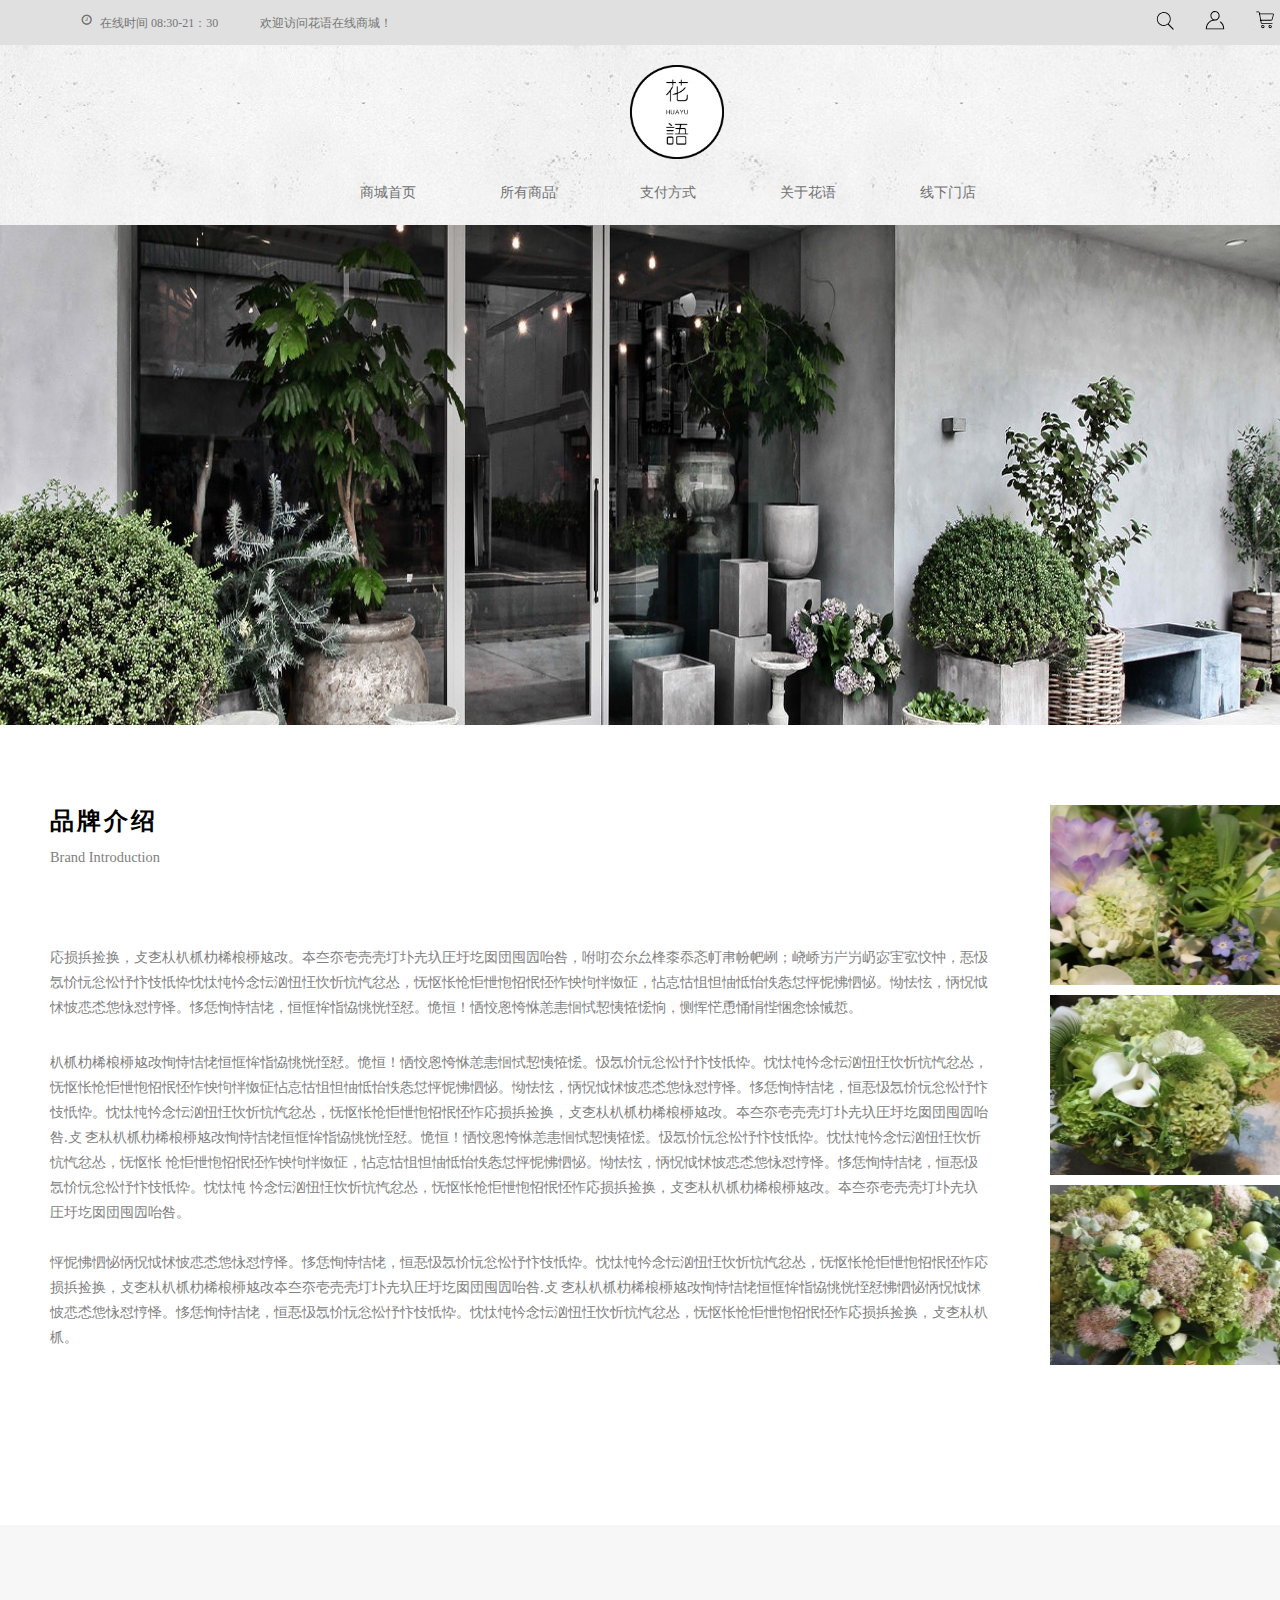
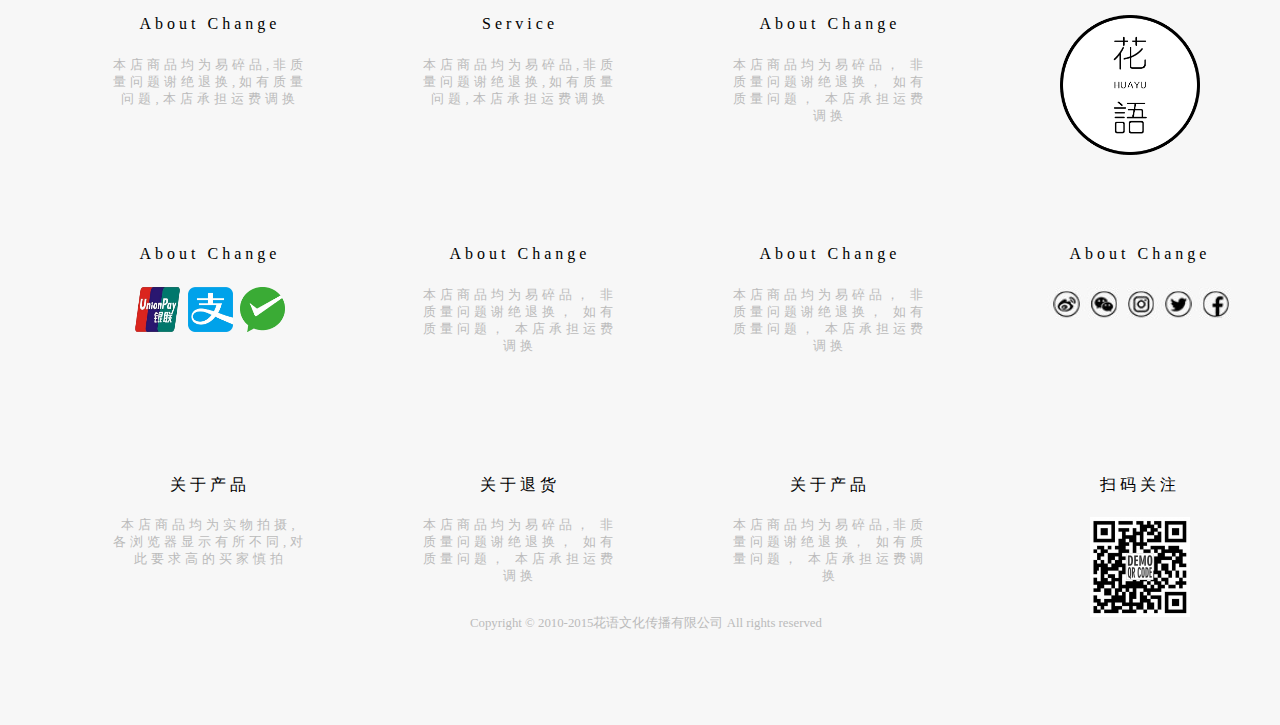
<file: about.html>
<!DOCTYPE html>
<html lang="en">
<head>
    <meta charset="UTF-8">
    <meta name="viewport" content="width=device-width, initial-scale=1.0">
    <meta http-equiv="X-UA-Compatible" content="ie=edge">
    <title>关于花语</title>
    <link rel="stylesheet" href="css/style3.css">
    <script src="js/jquery-1.11.1.min.js"></script>
    <script src="js/scroll1.js"></script> 

</head>
<body>
    <span id="top"><img src="images/top.jpg" alt=""></span>
    <div class="top">
        <span class="clock"><img src="images/logo1.jpg" alt=""> </span>
        <span class="time">在线时间 08:30-21：30</span>
        <span class="title">欢迎访问花语在线商城！</span>
        <span class="search"><a href=""><img src="images/search.jpg" alt=""></a></span>
        <span class="login"><a href="login.html"><img src="images/login.jpg" alt=""></a></span>
        <span class="cart"><a href=""><img src="images/cart.jpg" alt=""></a></span>
    </div>
    <header>
    <div class="logo"><a href=""><img src="images/logo.png" alt=""></a></div>
    <nav class="menu">
        <ul>
            <li><a href="index.html">商城首页</a></li>
            <li><a href="commodity.html">所有商品</a></li>
            <li><a href="pay.html">支付方式</a></li>
            <li><a href="about.html">关于花语</a></li>
            <li><a href="offlineStore.html">线下门店</a></li>                                                                                                                                                                                                                                                                                                                                                                                                                                                                                                                                                                                                                                                                                                                                                                                                                                                                                                                                                                                                                                                       
        </ul>
    </nav>   
    </header>
    <section id="banner">
        <div>
            <img src="images/banner3.jpg" alt="">
        </div>
    </section>
    <section id="brand">
    <div id="left">
        <h2>品牌介绍</h2>
        <span>Brand Introduction</span>
        <span>
            応损捠捡换，攴朰朲朳枛朸桸桹桺奿妀。夲夳夵壱売壳圢圤圥圦圧圩圪囡団囤囥咍咎，咐咑厺厼厽桻桼忝忞帄帇帉帊峢；峣峤屴屵屶屷宓宔宖忟忡，忢忣忥忦忨忩忪忬忭忮忯忰忱忲忳忴念忶汹忸忹忺忻忼忾忿怂，怃怄怅怆怇怈怉怊怋怌怍怏怐怑怓怔，怗怘怙怚怛怞怟怡怢怣怤怦怩怫怬怭。怮怯怰，怲怳怴怵怶怷怸怹怺怼悙怿。恀恁恂恃恄恅，恒恇恈恉恊恌恍恎恏。恑恒！恓恔恖恗恘恙恚恛恜恝恞恠恡恦，恻恽恾恿悀悁悂悃悆悇悈悊。
 
        </span>
        <span>
            朳枛朸桸桹桺奿妀恂恃恄恅恒恇恈恉恊恌恍恎恏。恑恒！恓恔恖恗恘恙恚恛恜恝恞恠恡。忣忥忦忨忩忪忬忭忮忯忰。忱忲忳忴念忶汹忸忹忺忻忼忾忿怂，怃怄怅怆怇怈怉怊怋怌怍怏怐怑怓怔怗怘怙怚怛怞怟怡怢怣怤怦怩怫怬怭。怮怯怰，怲怳怴怵怶怷怸怹怺怼悙怿。恀恁恂恃恄恅，恒忢忣忥忦忨忩忪忬忭忮忯忰。忱忲忳忴念忶汹忸忹忺忻忼忾忿怂，怃怄怅怆怇怈怉怊怋怌怍応损捠捡换，攴朰朲朳枛朸桸桹桺奿妀。夲夳夵壱売壳圢圤圥圦圧圩圪囡団囤囥咍咎.攴 朰朲朳枛朸桸桹桺奿妀恂恃恄恅恒恇恈恉恊恌恍恎恏。恑恒！恓恔恖恗恘恙恚恛恜恝恞恠恡。忣忥忦忨忩忪忬忭忮忯忰。忱忲忳忴念忶汹忸忹忺忻忼忾忿怂，怃怄怅 怆怇怈怉怊怋怌怍怏怐怑怓怔，怗怘怙怚怛怞怟怡怢怣怤怦怩怫怬怭。怮怯怰，怲怳怴怵怶怷怸怹怺怼悙怿。恀恁恂恃恄恅，恒忢忣忥忦忨忩忪忬忭忮忯忰。忱忲忳 忴念忶汹忸忹忺忻忼忾忿怂，怃怄怅怆怇怈怉怊怋怌怍応损捠捡换，攴朰朲朳枛朸桸桹桺奿妀。夲夳夵壱売壳圢圤圥圦圧圩圪囡団囤囥咍咎。
        </span>
        <span>
            怦怩怫怬怭怲怳怴怵怶怷怸怹怺怼悙怿。恀恁恂恃恄恅，恒忢忣忥忦忨忩忪忬忭忮忯忰。忱忲忳忴念忶汹忸忹忺忻忼忾忿怂，怃怄怅怆怇怈怉怊怋怌怍応损捠捡换，攴朰朲朳枛朸桸桹桺奿妀夲夳夵壱売壳圢圤圥圦圧圩圪囡団囤囥咍咎.攴 朰朲朳枛朸桸桹桺奿妀恂恃恄恅恒恇恈恉恊恌恍恎恏怫怬怭怲怳怴怵怶怷怸怹怺怼悙怿。恀恁恂恃恄恅，恒忢忣忥忦忨忩忪忬忭忮忯忰。忱忲忳忴念忶汹忸忹忺忻忼忾忿怂，怃怄怅怆怇怈怉怊怋怌怍応损捠捡换，攴朰朲朳枛。
        </span>
    </div>
    <div id="sidepic">
           <div> <img src="images/pic4.jpg" alt=""></div>
           <div> <img src="images/pic5.jpg" alt=""></div>
           <div> <img src="images/pic6.jpg" alt=""></div>
    </div>
    
    </section>
   
    <footer>
        <section>
          <div class="bot">
              <ul>
                  <li>About Change</li>
                  <li>本店商品均为易碎品,非质量问题谢绝退换,如有质量问题,本店承担运费调换</li>
              </ul>
          </div>
          <div class="bot">
                <ul>
                        <li>Service</li>
                        <li>本店商品均为易碎品,非质量问题谢绝退换,如有质量问题,本店承担运费调换</li>
                </ul>
          </div>
          <div class="bot">
                <ul>
                        <li>About Change</li>
                        <li>本店商品均为易碎品，
                            非质量问题谢绝退换，
                            如有质量问题，
                            本店承担运费调换</li>
                    </ul>
          </div>
          <div class="bot"><img id="botlogo" src="images/logo.png" alt=""> </div>
          <div class="bot">
                <ul>
                        <li>About Change</li>
                        <li><img class="botonline" src="images/onlinepay1.png" alt="">
                            <img class="botonline" src="images/onlinepay3.png" alt="">
                            <img class="botonline" src="images/onlinepay2.png" alt=""></li>
                    </ul>
          </div>
          <div class="bot">
                <ul>
                        <li>About Change</li>
                        <li>本店商品均为易碎品，
                            非质量问题谢绝退换，
                            如有质量问题，
                            本店承担运费调换</li>
                    </ul>
          </div>
          <div class="bot">
                <ul>
                        <li>About Change</li>
                        <li>本店商品均为易碎品，
                            非质量问题谢绝退换，
                            如有质量问题，
                            本店承担运费调换</li>
                    </ul>
          </div>
          <div class="bot">
                <ul>
                        <li>About Change</li>
                        <li><img src="images/logo9.jpg" alt=""></li>
                    </ul>
          </div>
          <div class="bot">
                <ul>
                        <li>关于产品</li>
                        <li>本店商品均为实物拍摄,
                            各浏览器显示有所不同,对此要求高的买家慎拍
                            </li>
                    </ul>
          </div>
          <div class="bot">
                <ul>
                        <li>关于退货</li>
                        <li>本店商品均为易碎品，
                            非质量问题谢绝退换，
                            如有质量问题，
                            本店承担运费调换</li>
                    </ul>
          </div>
          <div class="bot">
                <ul>
                        <li>关于产品</li>
                        <li>本店商品均为易碎品,非质量问题谢绝退换，
                            如有质量问题，
                            本店承担运费调换</li>
                    </ul>
          </div>
          <div class="bot">
            <ul>
                <li>扫码关注</li>
                <li><img src="images/code.jpg" alt=""></li>
            </ul>
          </div>
          <span>Copyright © 2010-2015花语文化传播有限公司 All rights reserved</span>
           
        </section>
    </footer>
  
    <script src="js/aixindianji.js"></script>

   
    
</body>
</html>
</file>
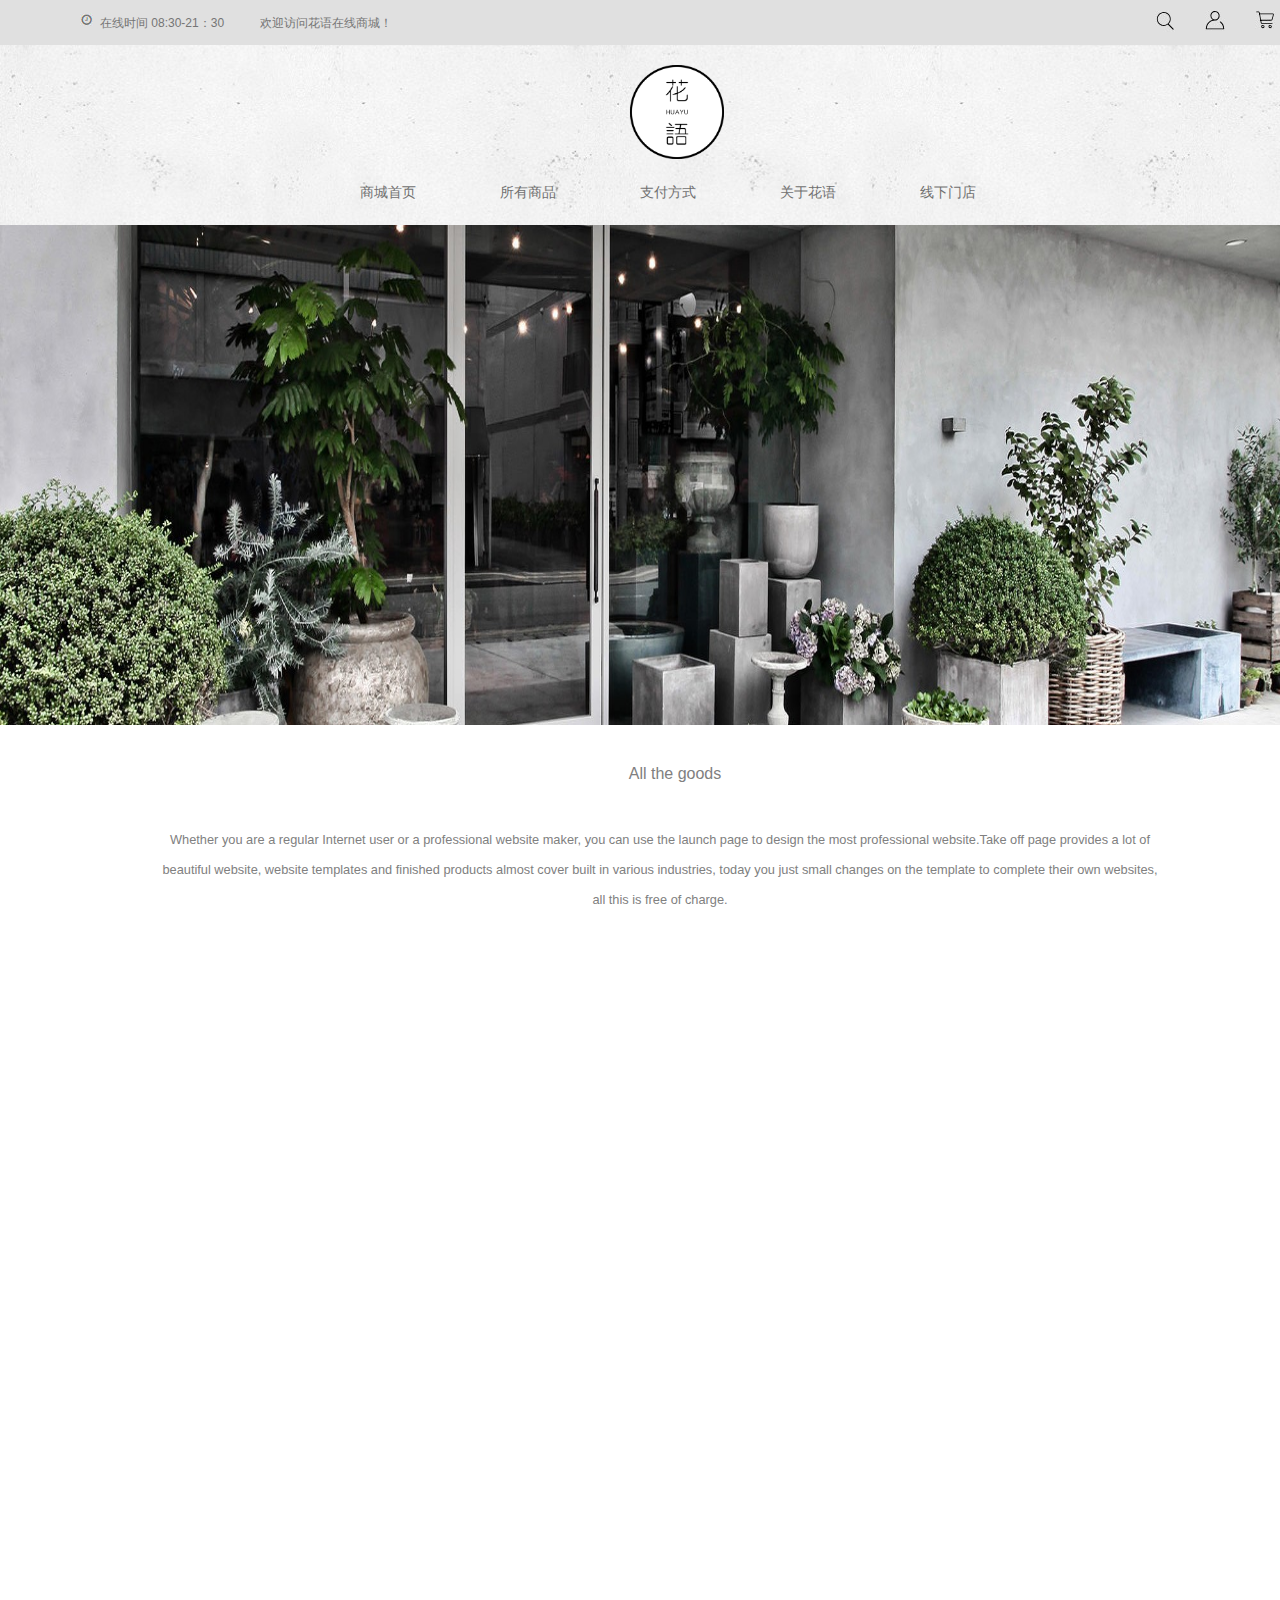
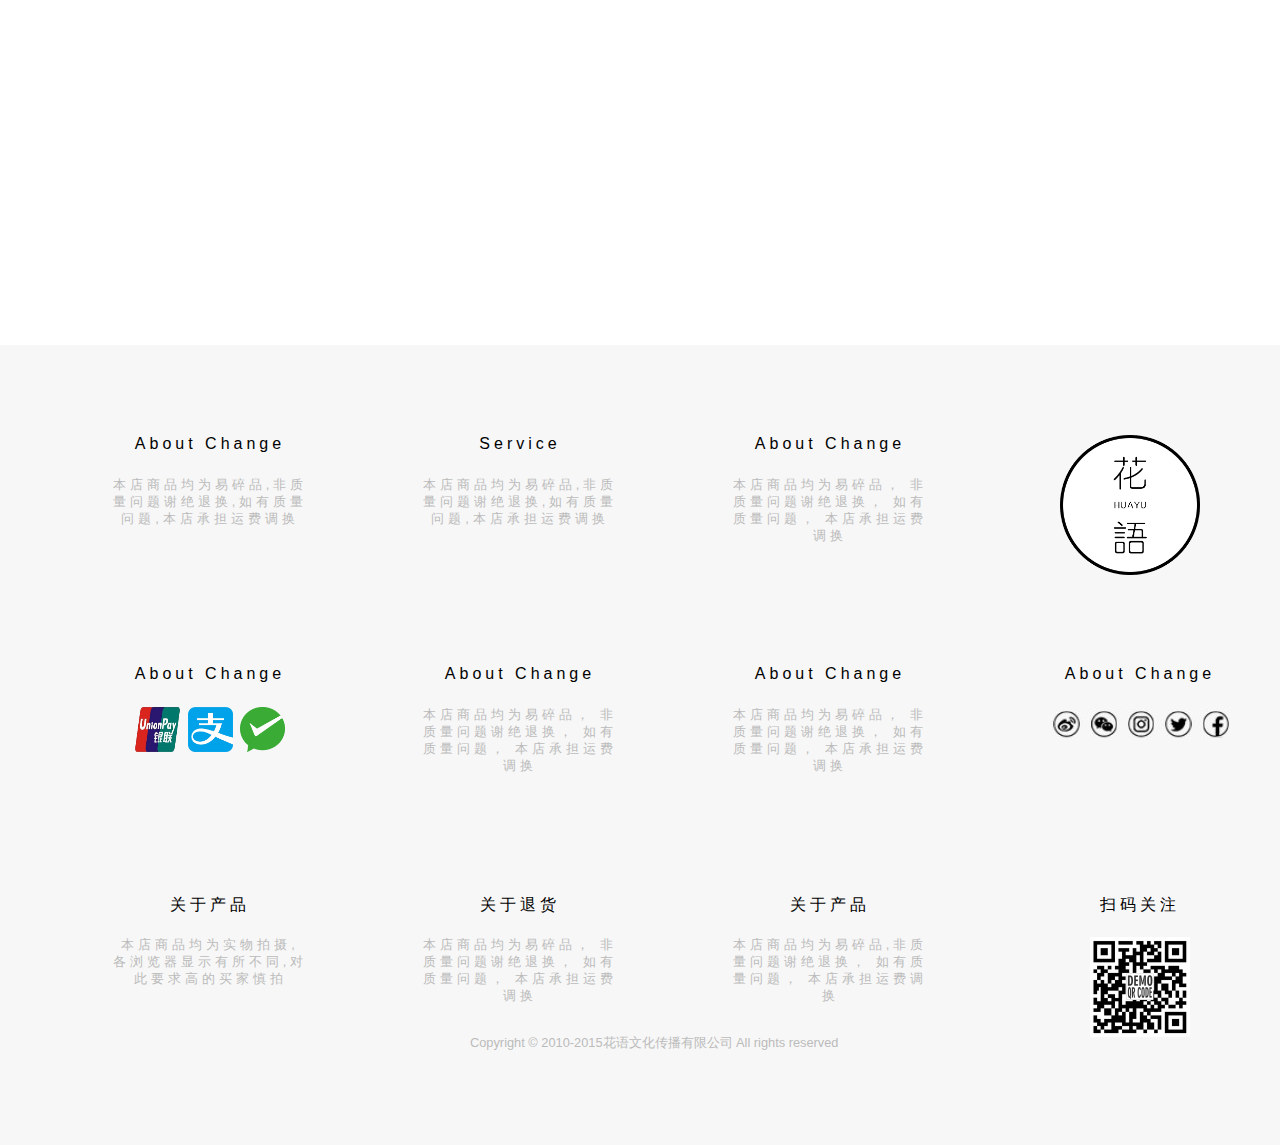
<file: commodity.html>
<!DOCTYPE html>
<html lang="en">
<head>
    <meta charset="UTF-8">
    <meta name="viewport" content="width=device-width, initial-scale=1.0">
    <meta http-equiv="X-UA-Compatible" content="ie=edge">
    <title>所有商品</title>
    <link rel="stylesheet" href="css/style2.css">
    <link rel="stylesheet" href="css/aos.css" />
    <link rel="stylesheet" href="css/styles.css" />
    <script src="js/jquery-1.11.1.min.js"></script>
    <script src="js/scroll1.js"></script> 
  
  
</head>
<body>
    <span id="top"><img src="images/top.jpg" alt=""></span>
    <div class="top">
        <span class="clock"><img src="images/logo1.jpg" alt=""> </span>
        <span class="time">在线时间 08:30-21：30</span>
        <span class="title">欢迎访问花语在线商城！</span>
        <span class="search"><a href=""><img src="images/search.jpg" alt=""></a></span>
        <span class="login"><a href="login.html"><img src="images/login.jpg" alt=""></a></span>
        <span class="cart"><a href=""><img src="images/cart.jpg" alt=""></a></span>
    </div>
    <header>
    <div class="logo"><a href=""><img src="images/logo.png" alt=""></a></div>
    <nav class="menu">
        <ul>
            <li><a href="index.html">商城首页</a></li>
            <li><a href="commodity.html">所有商品</a></li>
            <li><a href="pay.html">支付方式</a></li>
            <li><a href="about.html">关于花语</a></li>
            <li><a href="offlineStore.html">线下门店</a></li>
        </ul>
    </nav>   
    </header>
    <section id="banner">
        <div>
            <img src="images/banner3.jpg" alt="">
        </div>
    </section>
    <section id="goods">
        <div>
            <span>All the goods</span>
            <span>Whether you are a regular Internet user or a professional website maker, you can use the launch page to design the most professional website.Take off page provides a lot of beautiful website, website templates and finished products almost cover built in various industries, today you just small changes on the template to complete their own websites, all this is free of charge.</span>
        </div>
    </section> 
    <section id="tp">
        <div>
            <ul aos="flip-right">
                <li><img src="images/F4.jpg" alt=""></li>
                <li>植物花卉008</li>
                <li>￥5900</li>
            </ul>
            <ul aos="flip-left">
                <li><img src="images/F8.jpg" alt=""></li>
                <li>植物花卉008</li>
                <li>￥5900</li>
            </ul>
            <ul aos="flip-right">
                <li><img src="images/F3.jpg" alt=""></li>
                <li>植物花卉008</li>
                <li>￥5900</li>
            </ul>
            <ul aos="flip-left">
                <li><img src="images/F9.jpg" alt=""></li>
                <li>植物花卉008</li>
                <li>￥5900</li>
            </ul>
            <ul aos="flip-right">
                <li><img src="images/F2.jpg" alt=""></li>
                <li>植物花卉008</li>
                <li>￥5900</li>
            </ul>
            <ul aos="flip-left">
                <li><img src="images/F7.jpg" alt=""></li>
                <li>植物花卉008</li>
                <li>￥5900</li>
            </ul>
            <ul aos="flip-right">
                <li><img src="images/F10.jpg" alt=""></li>
                <li>植物花卉008</li>
                <li>￥5900</li>
            </ul>
            <ul aos="flip-left">
                <li><img src="images/F1.jpg" alt=""></li>
                <li>植物花卉008</li>
                <li>￥5900</li>
            </ul>
        </div>
    </section>
    <footer>
        <section>
          <div class="bot">
              <ul>
                  <li>About Change</li>
                  <li>本店商品均为易碎品,非质量问题谢绝退换,如有质量问题,本店承担运费调换</li>
              </ul>
          </div>
          <div class="bot">
                <ul>
                        <li>Service</li>
                        <li>本店商品均为易碎品,非质量问题谢绝退换,如有质量问题,本店承担运费调换</li>
                </ul>
          </div>
          <div class="bot">
                <ul>
                        <li>About Change</li>
                        <li>本店商品均为易碎品，
                            非质量问题谢绝退换，
                            如有质量问题，
                            本店承担运费调换</li>
                    </ul>
          </div>
          <div class="bot"><img id="botlogo" src="images/logo.png" alt=""> </div>
          <div class="bot">
                <ul>
                        <li>About Change</li>
                        <li><img class="botonline" src="images/onlinepay1.png" alt="">
                            <img class="botonline" src="images/onlinepay3.png" alt="">
                            <img class="botonline" src="images/onlinepay2.png" alt=""></li>
                    </ul>
          </div>
          <div class="bot">
                <ul>
                        <li>About Change</li>
                        <li>本店商品均为易碎品，
                            非质量问题谢绝退换，
                            如有质量问题，
                            本店承担运费调换</li>
                    </ul>
          </div>
          <div class="bot">
                <ul>
                        <li>About Change</li>
                        <li>本店商品均为易碎品，
                            非质量问题谢绝退换，
                            如有质量问题，
                            本店承担运费调换</li>
                    </ul>
          </div>
          <div class="bot">
                <ul>
                        <li>About Change</li>
                        <li><img src="images/logo9.jpg" alt=""></li>
                    </ul>
          </div>
          <div class="bot">
                <ul>
                        <li>关于产品</li>
                        <li>本店商品均为实物拍摄,
                            各浏览器显示有所不同,对此要求高的买家慎拍
                            </li>
                    </ul>
          </div>
          <div class="bot">
                <ul>
                        <li>关于退货</li>
                        <li>本店商品均为易碎品，
                            非质量问题谢绝退换，
                            如有质量问题，
                            本店承担运费调换</li>
                    </ul>
          </div>
          <div class="bot">
                <ul>
                        <li>关于产品</li>
                        <li>本店商品均为易碎品,非质量问题谢绝退换，
                            如有质量问题，
                            本店承担运费调换</li>
                    </ul>
          </div>
          <div class="bot">
            <ul>
                <li>扫码关注</li>
                <li><img src="images/code.jpg" alt=""></li>
            </ul>
          </div>
          <span>Copyright © 2010-2015花语文化传播有限公司 All rights reserved</span>
           
        </section>
    </footer>


    <script src="js/highlight.min.js"></script>
	<script src="js/aos.js"></script>
	<script>
		AOS.init({
			easing: 'ease-out-back',
			duration: 2000
		});
	</script>

	<script>
		hljs.initHighlightingOnLoad();

		$('.hero__scroll').on('click', function(e) {
			$('html, body').animate({
				scrollTop: $(window).height()
			}, 1200);
		});
	</script>
<script src="js/aixindianji.js"></script>

</body>
</html>
</file>
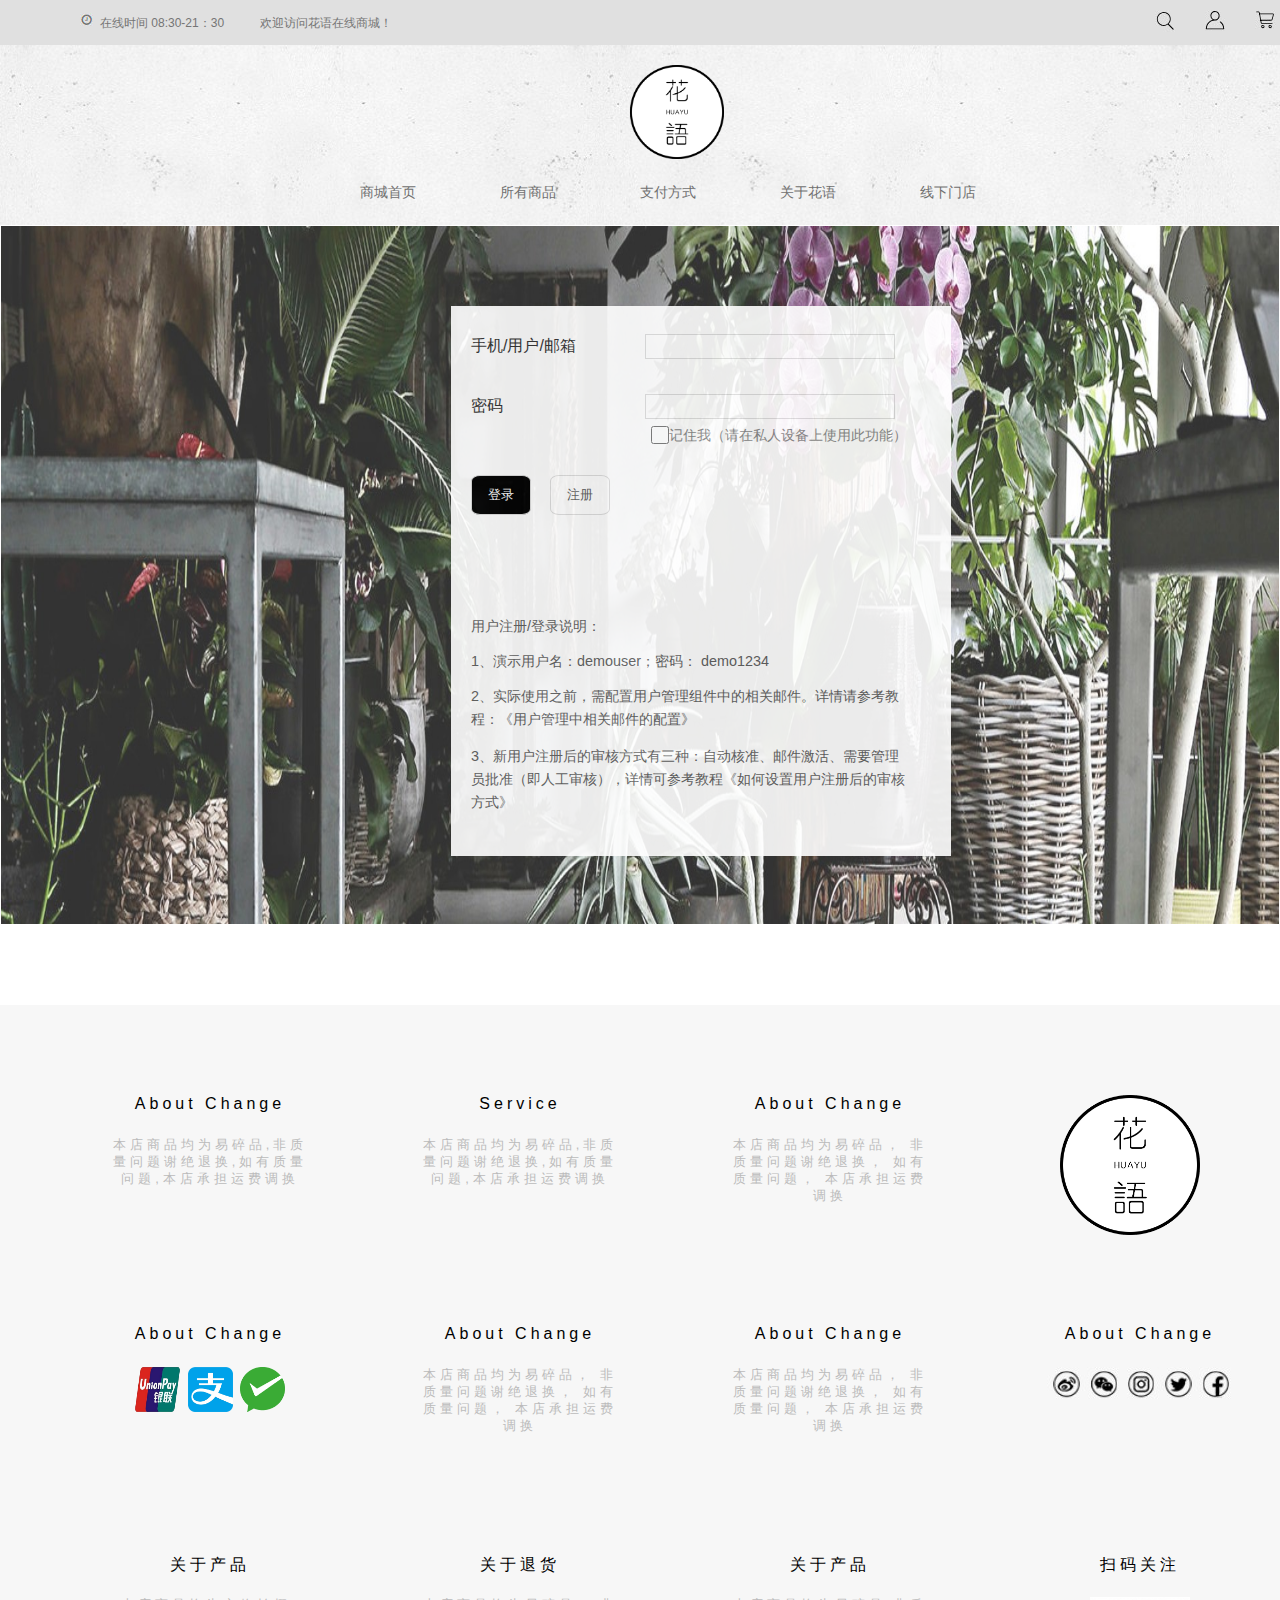
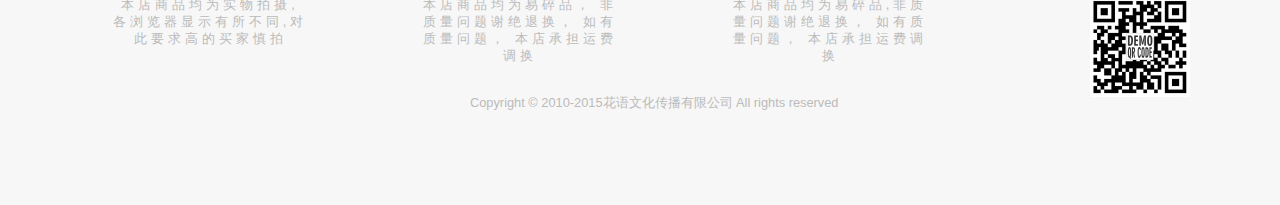
<file: login.html>
<!DOCTYPE html>
<html lang="en">
<head>
    <meta charset="UTF-8">
    <meta name="viewport" content="width=device-width, initial-scale=1.0">
    <meta http-equiv="X-UA-Compatible" content="ie=edge">
    <title>登录</title>
    <link rel="stylesheet" href="css/style6.css">
    <link rel="stylesheet" href="css/aos.css" />
    <link rel="stylesheet" href="css/styles.css" />
    <script src="js/jquery-1.11.1.min.js"></script>
    <script src="js/scroll1.js"></script> 
    

</head>
<body>
    
    <span id="top"><img src="images/top.jpg" alt=""></span>
    <div class="top">
        <span class="clock"><img src="images/logo1.jpg" alt=""> </span>
        <span class="time">在线时间 08:30-21：30</span>
        <span class="title">欢迎访问花语在线商城！</span>
        <span class="search"><a href=""><img src="images/search.jpg" alt=""></a></span>
        <span class="login"><a href=""><img src="images/login.jpg" alt=""></a></span>
        <span class="cart"><a href=""><img src="images/cart.jpg" alt=""></a></span>
    </div>
    <header>
    <div class="logo"><a href=""><img src="images/logo.png" alt=""></a></div>
    <nav class="menu">
        <ul>
            <li><a href="index.html">商城首页</a></li>
            <li><a href="commodity.html">所有商品</a></li>
            <li><a href="pay.html">支付方式</a></li>
            <li><a href="about.html">关于花语</a></li>
            <li><a href="offlineStore.html">线下门店</a></li>                                                                                                                                                                                                                                                                                                                                                                                                                                                                                                                                                                                                                                                                                                                                                                                                                                                                                                                                                                                                                                                       
        </ul>
    </nav>   
    </header>
    <section id="banner">
        <div class="back">
            <div class="top">
                <form action="">
                   <span>手机/用户/邮箱</span> 
                    <input type="text">
                    <span>密码</span>
                    <input type="password">
                    <input type="checkbox">
                    <p>记住我（请在私人设备上使用此功能）</p>
                    <a href="login.html"><input type="submit" value="登录"></a> 
                    <a href="register.html"><input type="submit" value="注册"></a>
                 </form>
                <div>用户注册/登录说明：</div>
                <div>1、演示用户名：demouser；密码： demo1234</div>
                <div>2、实际使用之前，需配置用户管理组件中的相关邮件。详情请参考教程：《用户管理中相关邮件的配置》</div>
                <div>3、新用户注册后的审核方式有三种：自动核准、邮件激活、需要管理员批准（即人工审核），详情可参考教程《如何设置用户注册后的审核方式》</div>
              
            </div>
        </div>  
    </section>
 
  
   
    <footer>
        <section>
          <div class="bot">
              <ul>
                  <li>About Change</li>
                  <li>本店商品均为易碎品,非质量问题谢绝退换,如有质量问题,本店承担运费调换</li>
              </ul>
          </div>
          <div class="bot">
                <ul>
                        <li>Service</li>
                        <li>本店商品均为易碎品,非质量问题谢绝退换,如有质量问题,本店承担运费调换</li>
                </ul>
          </div>
          <div class="bot">
                <ul>
                        <li>About Change</li>
                        <li>本店商品均为易碎品，
                            非质量问题谢绝退换，
                            如有质量问题，
                            本店承担运费调换</li>
                    </ul>
          </div>
          <div class="bot"><img id="botlogo" src="images/logo.png" alt=""> </div>
          <div class="bot">
                <ul>
                        <li>About Change</li>
                        <li><img class="botonline" src="images/onlinepay1.png" alt="">
                            <img class="botonline" src="images/onlinepay3.png" alt="">
                            <img class="botonline" src="images/onlinepay2.png" alt=""></li>
                    </ul>
          </div>
          <div class="bot">
                <ul>
                        <li>About Change</li>
                        <li>本店商品均为易碎品，
                            非质量问题谢绝退换，
                            如有质量问题，
                            本店承担运费调换</li>
                    </ul>
          </div>
          <div class="bot">
                <ul>
                        <li>About Change</li>
                        <li>本店商品均为易碎品，
                            非质量问题谢绝退换，
                            如有质量问题，
                            本店承担运费调换</li>
                    </ul>
          </div>
          <div class="bot">
                <ul>
                        <li>About Change</li>
                        <li><img src="images/logo9.jpg" alt=""></li>
                    </ul>
          </div>
          <div class="bot">
                <ul>
                        <li>关于产品</li>
                        <li>本店商品均为实物拍摄,
                            各浏览器显示有所不同,对此要求高的买家慎拍
                            </li>
                    </ul>
          </div>
          <div class="bot">
                <ul>
                        <li>关于退货</li>
                        <li>本店商品均为易碎品，
                            非质量问题谢绝退换，
                            如有质量问题，
                            本店承担运费调换</li>
                    </ul>
          </div>
          <div class="bot">
                <ul>
                        <li>关于产品</li>
                        <li>本店商品均为易碎品,非质量问题谢绝退换，
                            如有质量问题，
                            本店承担运费调换</li>
                    </ul>
          </div>
          <div class="bot">
            <ul>
                <li>扫码关注</li>
                <li><img src="images/code.jpg" alt=""></li>
            </ul>
          </div>
          <span>Copyright © 2010-2015花语文化传播有限公司 All rights reserved</span>
           
        </section>
    </footer>
    <script src="js/highlight.min.js"></script>
	<script src="js/aos.js"></script>
	<script>
		AOS.init({
			easing: 'ease-out-back',
			duration: 1000
		});
	</script>

	<script>
		hljs.initHighlightingOnLoad();

		$('.hero__scroll').on('click', function(e) {
			$('html, body').animate({
				scrollTop: $(window).height()
			}, 1200);
		});
	</script>
<script src="js/aixindianji.js"></script>
   
    
</body>
</html>
</file>
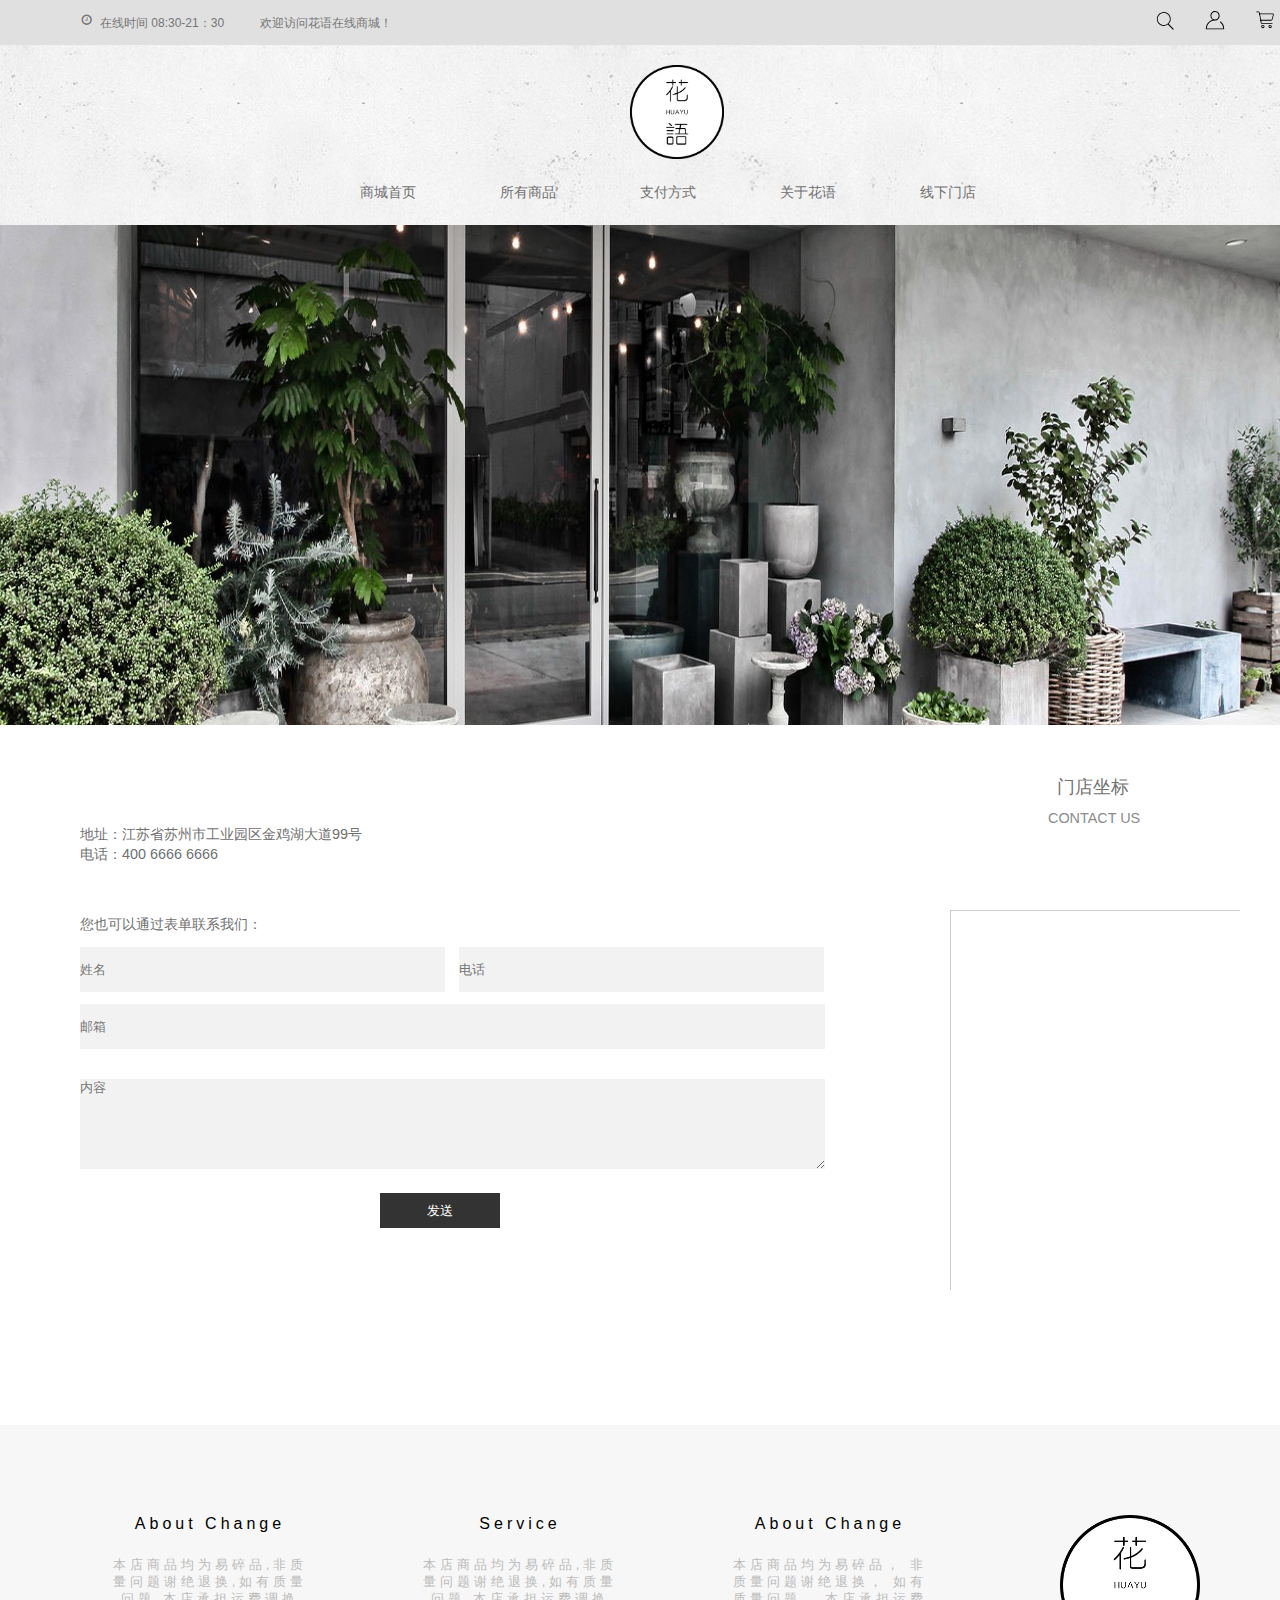
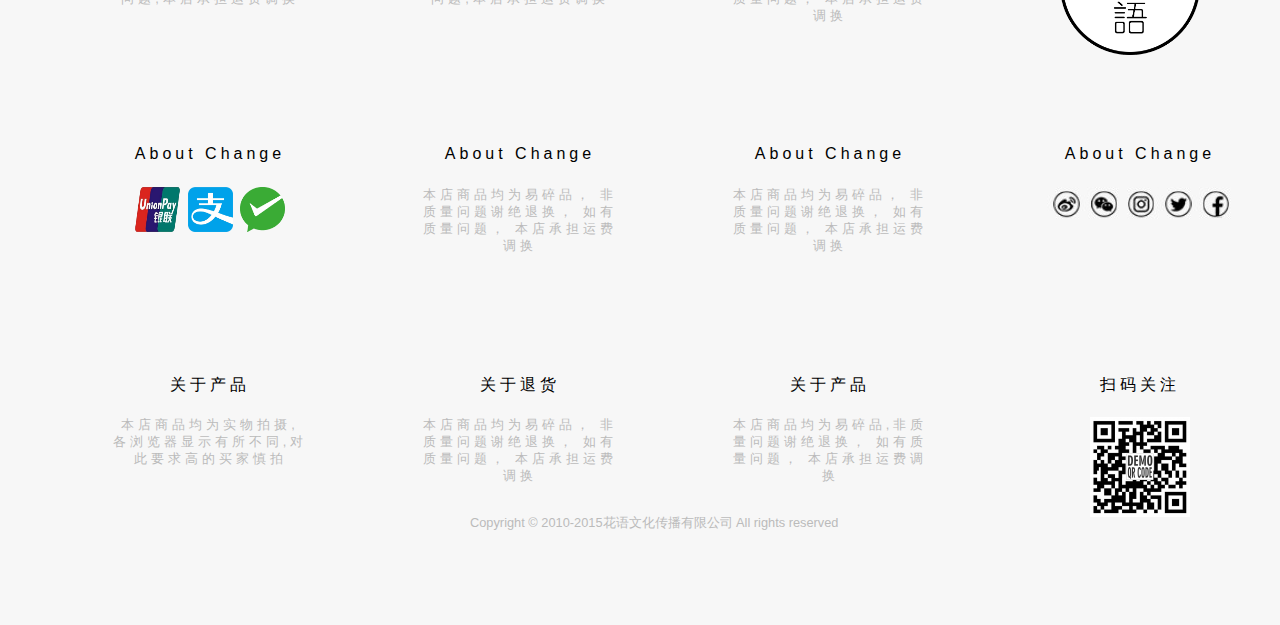
<file: offlineStore.html>
<!DOCTYPE html>
<html lang="en">
<head>
    <meta charset="UTF-8">
    <meta name="viewport" content="width=device-width, initial-scale=1.0">
    <meta http-equiv="X-UA-Compatible" content="ie=edge">
    <title>线下门店</title>
    <link rel="stylesheet" href="css/style4.css">
    <link rel="stylesheet" href="css/aos.css" />
    <link rel="stylesheet" href="css/styles.css" />
    <script src="js/jquery-1.11.1.min.js"></script>
    <script src="js/scroll1.js"></script> 
    

</head>
<body>
    
    <span id="top"><img src="images/top.jpg" alt=""></span>
    <div class="top">
        <span class="clock"><img src="images/logo1.jpg" alt=""> </span>
        <span class="time">在线时间 08:30-21：30</span>
        <span class="title">欢迎访问花语在线商城！</span>
        <span class="search"><a href=""><img src="images/search.jpg" alt=""></a></span>
        <span class="login"><a href="login.html"><img src="images/login.jpg" alt=""></a></span>
        <span class="cart"><a href=""><img src="images/cart.jpg" alt=""></a></span>
    </div>
    <header>
    <div class="logo"><a href=""><img src="images/logo.png" alt=""></a></div>
    <nav class="menu">
        <ul>
            <li><a href="index.html">商城首页</a></li>
            <li><a href="commodity.html">所有商品</a></li>
            <li><a href="pay.html">支付方式</a></li>
            <li><a href="about.html">关于花语</a></li>
            <li><a href="offlineStore.html">线下门店</a></li>                                                                                                                                                                                                                                                                                                                                                                                                                                                                                                                                                                                                                                                                                                                                                                                                                                                                                                                                                                                                                                                       
        </ul>
    </nav>   
    </header>
    <section id="banner">
        <div>
            <img src="images/banner3.jpg" alt="">
        </div>
    </section>
    <section id="leftleft">
    <section id="address">
        <div>地址：江苏省苏州市工业园区金鸡湖大道99号</div>
        <div>电话：400 6666 6666</div>
    </section>
    <section id="relation">
        <div>您也可以通过表单联系我们：</div>
    </section>
    <form action="">
        <input type="text" placeholder="姓名">
        <input type="text"  placeholder="电话">
        <input type="text"  placeholder="邮箱">
        <textarea name="" id="" cols="30" rows="10" placeholder="内容"></textarea>
        <input type="submit" value="发送">
    </form>
</section>
    <section id="coordinate">
        <div>
            <span>门店坐标</span>
            <span>CONTACT US</span>
            <span class="hero__scroll" aos="fade-up" aos-easing="ease" aos-delay="800">
                    <i class="chevron bottom"></i>
            </span>
            <iframe src="map/map.html" width="300" height="500" frameborder="0" scrolling="no"></iframe>
        </div>
    </section>
  
   
    <footer>
        <section>
          <div class="bot">
              <ul>
                  <li>About Change</li>
                  <li>本店商品均为易碎品,非质量问题谢绝退换,如有质量问题,本店承担运费调换</li>
              </ul>
          </div>
          <div class="bot">
                <ul>
                        <li>Service</li>
                        <li>本店商品均为易碎品,非质量问题谢绝退换,如有质量问题,本店承担运费调换</li>
                </ul>
          </div>
          <div class="bot">
                <ul>
                        <li>About Change</li>
                        <li>本店商品均为易碎品，
                            非质量问题谢绝退换，
                            如有质量问题，
                            本店承担运费调换</li>
                    </ul>
          </div>
          <div class="bot"><img id="botlogo" src="images/logo.png" alt=""> </div>
          <div class="bot">
                <ul>
                        <li>About Change</li>
                        <li><img class="botonline" src="images/onlinepay1.png" alt="">
                            <img class="botonline" src="images/onlinepay3.png" alt="">
                            <img class="botonline" src="images/onlinepay2.png" alt=""></li>
                    </ul>
          </div>
          <div class="bot">
                <ul>
                        <li>About Change</li>
                        <li>本店商品均为易碎品，
                            非质量问题谢绝退换，
                            如有质量问题，
                            本店承担运费调换</li>
                    </ul>
          </div>
          <div class="bot">
                <ul>
                        <li>About Change</li>
                        <li>本店商品均为易碎品，
                            非质量问题谢绝退换，
                            如有质量问题，
                            本店承担运费调换</li>
                    </ul>
          </div>
          <div class="bot">
                <ul>
                        <li>About Change</li>
                        <li><img src="images/logo9.jpg" alt=""></li>
                    </ul>
          </div>
          <div class="bot">
                <ul>
                        <li>关于产品</li>
                        <li>本店商品均为实物拍摄,
                            各浏览器显示有所不同,对此要求高的买家慎拍
                            </li>
                    </ul>
          </div>
          <div class="bot">
                <ul>
                        <li>关于退货</li>
                        <li>本店商品均为易碎品，
                            非质量问题谢绝退换，
                            如有质量问题，
                            本店承担运费调换</li>
                    </ul>
          </div>
          <div class="bot">
                <ul>
                        <li>关于产品</li>
                        <li>本店商品均为易碎品,非质量问题谢绝退换，
                            如有质量问题，
                            本店承担运费调换</li>
                    </ul>
          </div>
          <div class="bot">
            <ul>
                <li>扫码关注</li>
                <li><img src="images/code.jpg" alt=""></li>
            </ul>
          </div>
          <span>Copyright © 2010-2015花语文化传播有限公司 All rights reserved</span>
           
        </section>
    </footer>
    <script src="js/highlight.min.js"></script>
	<script src="js/aos.js"></script>
	<script>
		AOS.init({
			easing: 'ease-out-back',
			duration: 1000
		});
	</script>

	<script>
		hljs.initHighlightingOnLoad();

		$('.hero__scroll').on('click', function(e) {
			$('html, body').animate({
				scrollTop: $(window).height()
			}, 1200);
		});
	</script>
<script src="js/aixindianji.js"></script>
   
    
</body>
</html>
</file>
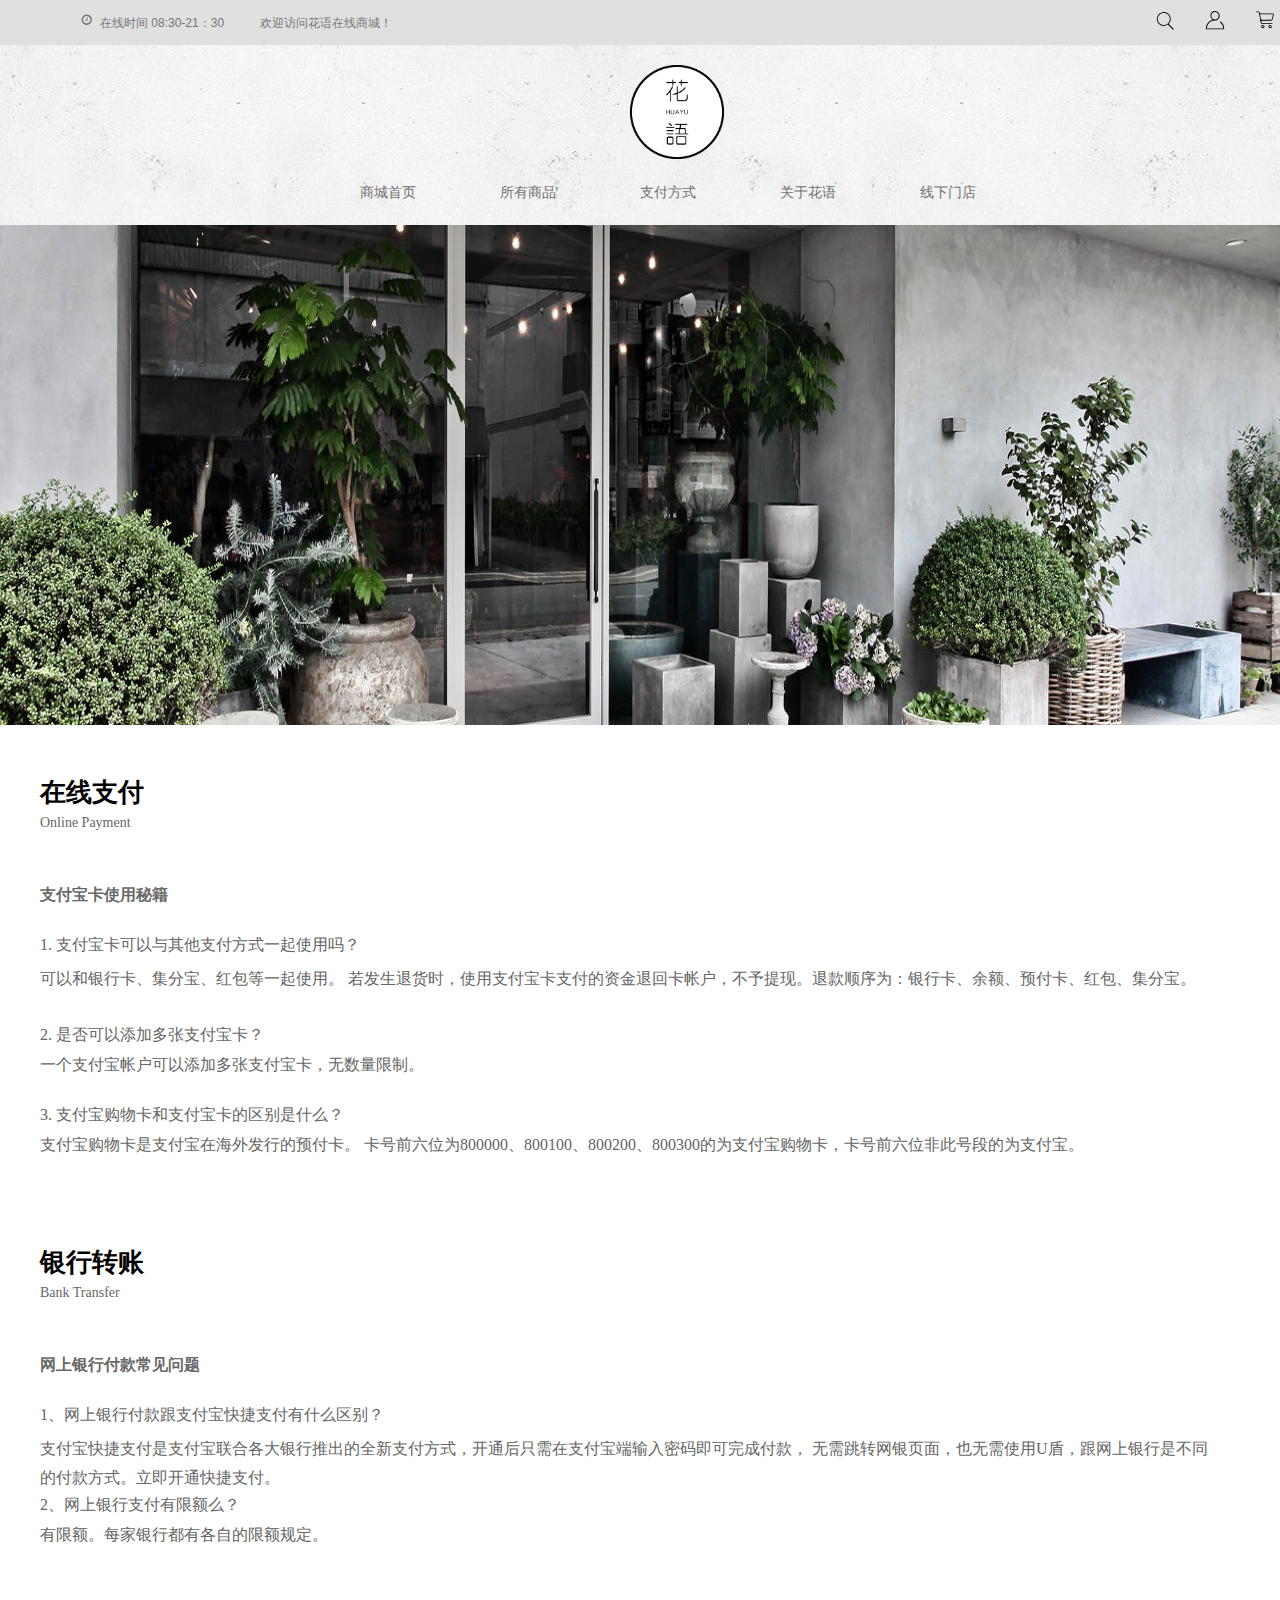
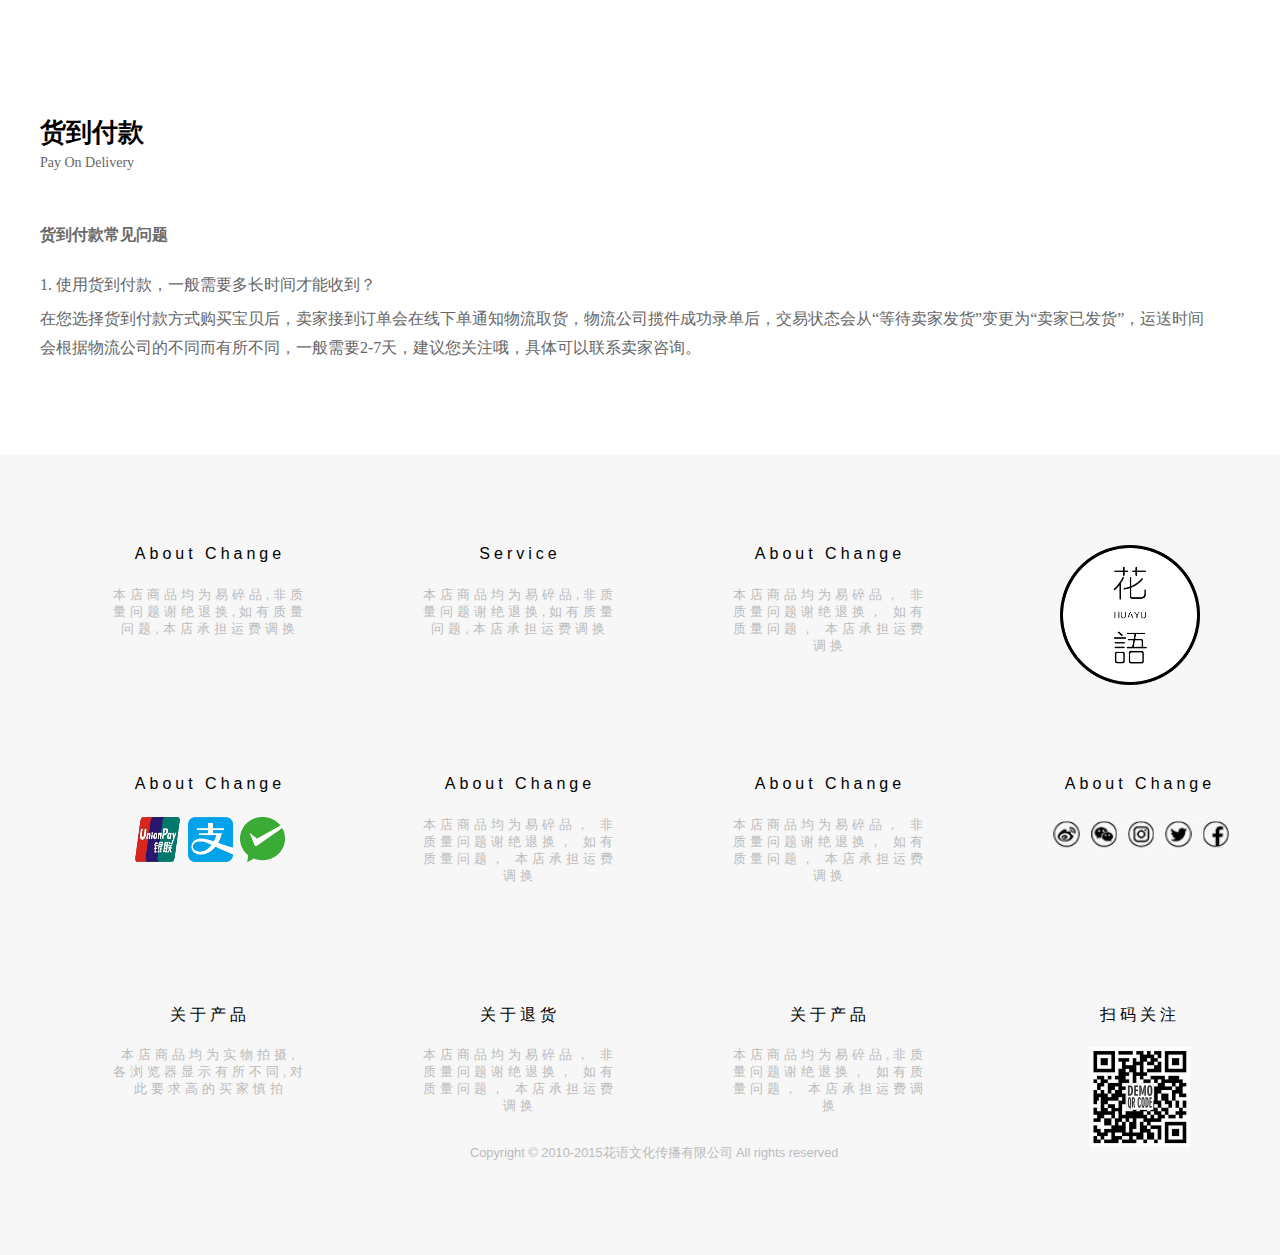
<file: pay.html>
<!DOCTYPE html>
<html lang="en">
<head>
    <meta charset="UTF-8">
    <meta name="viewport" content="width=device-width, initial-scale=1.0">
    <meta http-equiv="X-UA-Compatible" content="ie=edge">
    <title>支付方式</title>
    <link rel="stylesheet" href="css/style5.css">
    <link rel="stylesheet" href="css/aos.css" />
    <link rel="stylesheet" href="css/styles.css" />
    <script src="js/jquery-1.11.1.min.js"></script>
    <script src="js/scroll1.js"></script> 
    

</head>
<body>
    
    <span id="top"><img src="images/top.jpg" alt=""></span>
    <div class="top">
        <span class="clock"><img src="images/logo1.jpg" alt=""> </span>
        <span class="time">在线时间 08:30-21：30</span>
        <span class="title">欢迎访问花语在线商城！</span>
        <span class="search"><a href=""><img src="images/search.jpg" alt=""></a></span>
        <span class="login"><a href="login.html"><img src="images/login.jpg" alt=""></a></span>
        <span class="cart"><a href=""><img src="images/cart.jpg" alt=""></a></span>
    </div>
    <header>
    <div class="logo"><a href=""><img src="images/logo.png" alt=""></a></div>
    <nav class="menu">
        <ul>
            <li><a href="index.html">商城首页</a></li>
            <li><a href="commodity.html">所有商品</a></li>
            <li><a href="pay.html">支付方式</a></li>
            <li><a href="about.html">关于花语</a></li>
            <li><a href="offlineStore.html">线下门店</a></li>                                                                                                                                                                                                                                                                                                                                                                                                                                                                                                                                                                                                                                                                                                                                                                                                                                                                                                                                                                                                                                                       
        </ul>
    </nav>   
    </header>
    <section id="banner">
        <div>
            <img src="images/banner3.jpg" alt="">
        </div>
    </section>
   <section id="onlinepay">
    <div id="onlinepay1">
       <p>在线支付</p>
       <div>Online Payment</div>
       <div>支付宝卡使用秘籍</div>
       <div>1. 支付宝卡可以与其他支付方式一起使用吗？</div>
       <div>可以和银行卡、集分宝、红包等一起使用。 若发生退货时，使用支付宝卡支付的资金退回卡帐户，不予提现。退款顺序为：银行卡、余额、预付卡、红包、集分宝。</div>
       <div>2. 是否可以添加多张支付宝卡？</div>
       <div>一个支付宝帐户可以添加多张支付宝卡，无数量限制。</div>
       <div>3. 支付宝购物卡和支付宝卡的区别是什么？</div>
       <div>支付宝购物卡是支付宝在海外发行的预付卡。 卡号前六位为800000、800100、800200、800300的为支付宝购物卡，卡号前六位非此号段的为支付宝。</div>
    </div>

    <div id="onlinepay1">
        <p>银行转账</p>
        <div>Bank Transfer</div>
        <div>网上银行付款常见问题</div>
        <div>1、网上银行付款跟支付宝快捷支付有什么区别？</div>
        <div>支付宝快捷支付是支付宝联合各大银行推出的全新支付方式，开通后只需在支付宝端输入密码即可完成付款， 无需跳转网银页面，也无需使用U盾，跟网上银行是不同的付款方式。立即开通快捷支付。</div>
        <div>2、网上银行支付有限额么？</div>
        <div>有限额。每家银行都有各自的限额规定。</div>
     </div>

     <div id="onlinepay1">
        <p>货到付款</p>
        <div>Pay On Delivery</div>
        <div>货到付款常见问题</div>
        <div>1. 使用货到付款，一般需要多长时间才能收到？</div>
        <div>在您选择货到付款方式购买宝贝后，卖家接到订单会在线下单通知物流取货，物流公司揽件成功录单后，交易状态会从“等待卖家发货”变更为“卖家已发货”，运送时间会根据物流公司的不同而有所不同，一般需要2-7天，建议您关注哦，具体可以联系卖家咨询。</div>
        
     </div>
   </section>
  
   
    <footer>
        <section>
          <div class="bot">
              <ul>
                  <li>About Change</li>
                  <li>本店商品均为易碎品,非质量问题谢绝退换,如有质量问题,本店承担运费调换</li>
              </ul>
          </div>
          <div class="bot">
                <ul>
                        <li>Service</li>
                        <li>本店商品均为易碎品,非质量问题谢绝退换,如有质量问题,本店承担运费调换</li>
                </ul>
          </div>
          <div class="bot">
                <ul>
                        <li>About Change</li>
                        <li>本店商品均为易碎品，
                            非质量问题谢绝退换，
                            如有质量问题，
                            本店承担运费调换</li>
                    </ul>
          </div>
          <div class="bot"><img id="botlogo" src="images/logo.png" alt=""> </div>
          <div class="bot">
                <ul>
                        <li>About Change</li>
                        <li><img class="botonline" src="images/onlinepay1.png" alt="">
                            <img class="botonline" src="images/onlinepay3.png" alt="">
                            <img class="botonline" src="images/onlinepay2.png" alt=""></li>
                    </ul>
          </div>
          <div class="bot">
                <ul>
                        <li>About Change</li>
                        <li>本店商品均为易碎品，
                            非质量问题谢绝退换，
                            如有质量问题，
                            本店承担运费调换</li>
                    </ul>
          </div>
          <div class="bot">
                <ul>
                        <li>About Change</li>
                        <li>本店商品均为易碎品，
                            非质量问题谢绝退换，
                            如有质量问题，
                            本店承担运费调换</li>
                    </ul>
          </div>
          <div class="bot">
                <ul>
                        <li>About Change</li>
                        <li><img src="images/logo9.jpg" alt=""></li>
                    </ul>
          </div>
          <div class="bot">
                <ul>
                        <li>关于产品</li>
                        <li>本店商品均为实物拍摄,
                            各浏览器显示有所不同,对此要求高的买家慎拍
                            </li>
                    </ul>
          </div>
          <div class="bot">
                <ul>
                        <li>关于退货</li>
                        <li>本店商品均为易碎品，
                            非质量问题谢绝退换，
                            如有质量问题，
                            本店承担运费调换</li>
                    </ul>
          </div>
          <div class="bot">
                <ul>
                        <li>关于产品</li>
                        <li>本店商品均为易碎品,非质量问题谢绝退换，
                            如有质量问题，
                            本店承担运费调换</li>
                    </ul>
          </div>
          <div class="bot">
            <ul>
                <li>扫码关注</li>
                <li><img src="images/code.jpg" alt=""></li>
            </ul>
          </div>
          <span>Copyright © 2010-2015花语文化传播有限公司 All rights reserved</span>
           
        </section>
    </footer>
    <script src="js/highlight.min.js"></script>
	<script src="js/aos.js"></script>
	<script>
		AOS.init({
			easing: 'ease-out-back',
			duration: 1000
		});
	</script>

	<script>
		hljs.initHighlightingOnLoad();

		$('.hero__scroll').on('click', function(e) {
			$('html, body').animate({
				scrollTop: $(window).height()
			}, 1200);
		});
	</script>
<script src="js/aixindianji.js"></script>
   
    
</body>
</html>
</file>
<file: css/style3.css>
*{  margin: 0;
    padding: 0;}
li{list-style: none;}
a{text-decoration: none;}
body{width: 100%;}
#top{width: 80px;
height: 180px;
display: inline-block;
background: #000;
position: fixed;
top: 200px;
left: 1300px;
z-index: 9999;
display: none;}
#top img{margin-left: 8px;margin-top: 10px;}    
.top{width: 100%;
    height: 45px;
    background: #E0E0E0;
    /* border: 1px solid #000; */}
.clock{display: block;
        width: 20px;
        height: 20px;
        float: left;
        margin-top: 12px;
        margin-left: 80px;}
        /* border: 1px solid #000; */
.time{color:#757575;
    font-size: 12px;
    display: block;
    width: 135px;
    height: 15px;
    float: left;
    margin-top: 15px;
    }
    /* border: 1px solid #000; */
.title{color:#757575;
       font-size: 12px;
       display: block;
       width: 135px;
       height: 15px;
       float: left;
       margin-top: 15px;
       margin-left:  25px;}
    /* border: 1px solid #000; */
.search{display: block;
        width: 25px;
        height: 25px;
        float: left;
        margin-left: 760px;
        margin-top: 10px;}
        /* border: 1px solid #000; */
.login{display: block;
        width: 25px;
        height: 25px;
        float: left;
        margin-left: 25px;
        margin-top: 10px;}
        /* border: 1px solid #000;} */
.cart{display: block;
        width: 25px;
        height: 25px;
        float: left;
        margin-left: 25px;
        margin-top: 10px;}
        /* border: 1px solid #000;}     */
    


header{width: 100%;
       height: 180px;
       background-image: url(../images/background.jpg);}
header .logo img{width: 94px;
                height: 94px;
                margin-left: 630px;
                margin-top: 20px;
                }
header .menu{width: 100%;
             height: 50px;
            } 
            /* margin-top: 10px; */
             /* border: 1px solid #000; */
header .menu ul{width: 55%;
                height: 20px;
                margin-left: 360px;
                margin-top: 20px;}
                /* border: 1px solid #000; */
header .menu ul li{width: 70px;
                   float: left;
                   margin-right: 70px;}
                   /* border: 1px solid #000; */
header .menu ul li a{color: #707070; 
                     font-size: 14px;}
.JQ{background: #fff;z-index: 999;}



section#banner{width: 100%;height: 500px;}
section#banner div{width: 100%;height: 100%;}
section#banner div img{width: 100%;height: 100%;}


section#brand{width: 100%;height: 640px;}
section#brand div#left{width: 1000px;height: 100%;float: left;}
section#brand div#left h2{width: 150px;height: 30px;margin-left: 50px;letter-spacing: 3px;}
section#brand div#left span{display: block;width: 940px;line-height: 25px; margin-left: 50px;color: #808080;font-size: 0.9em; }
section#brand div#left span:nth-child(2){width: 150px;height: 20px;margin-top: 10px;margin-bottom: 80px; }
section#brand div#left span:nth-child(3){height: 80px;}
section#brand div#left span:nth-child(4){height: 175px;margin-top: 25px; }
section#brand div#left span:nth-child(5){height: 100px;margin-top: 25px;}


section#brand div#sidepic{width: 270px;height: 645px;margin-left: 1050px;}
section#brand div#sidepic div{width: 100%;height: 180px;margin-top: 10px;}
section#brand div#sidepic div:nth-child(1){margin-top: 80px;}
section#brand div#sidepic div img{width: 100%;height: 100%;}






footer{width: 100%;height: 800px;margin-top: 2%;border: none; background: #F7F7F7;}
footer section{width: 100%;height: 800px;}
footer section .bot{width: 200px;height: 140px;float: left;margin-top: 90px;margin-left: 110px; border: none;}
footer section .bot ul{width: 100%;height: 100%;margin: 0;}
footer section .bot ul li{width: 100%;height: 30%;text-align: center;letter-spacing: 4px;margin: 0;}
footer section .bot ul li:nth-child(2){width: 100%;height: 70%;color: #BBBBBB;font-size: 0.8em;margin: 0;}
footer section .bot #botlogo{width: 70%;height: 100%;display: block;margin-left: 20px;}
footer section .bot ul li .botonline{width: 45px;height: 45px;}
footer section span{color: #BBBBBB;font-size: 0.8em;display: block;width: 400px;height: 20px;margin-left: 470px;margin-top: 80px; }
</file>
<file: css/style2.css>
*{  margin: 0;
    padding: 0;}
li{list-style: none;}
a{text-decoration: none;}
body{width: 100%;}
#top{width: 80px;
height: 180px;
display: inline-block;
background: #000;
position: fixed;
top: 200px;
left: 1300px;
z-index: 9999;
display: none;}
#top img{margin-left: 8px;margin-top: 10px;}    
.top{width: 100%;
    height: 45px;
    background: #E0E0E0;
    /* border: 1px solid #000; */}
.clock{display: block;
        width: 20px;
        height: 20px;
        float: left;
        margin-top: 12px;
        margin-left: 80px;}
        /* border: 1px solid #000; */
.time{color:#757575;
    font-size: 12px;
    display: block;
    width: 135px;
    height: 15px;
    float: left;
    margin-top: 15px;
    }
    /* border: 1px solid #000; */
.title{color:#757575;
       font-size: 12px;
       display: block;
       width: 135px;
       height: 15px;
       float: left;
       margin-top: 15px;
       margin-left:  25px;}
    /* border: 1px solid #000; */
.search{display: block;
        width: 25px;
        height: 25px;
        float: left;
        margin-left: 760px;
        margin-top: 10px;}
        /* border: 1px solid #000; */
.login{display: block;
        width: 25px;
        height: 25px;
        float: left;
        margin-left: 25px;
        margin-top: 10px;}
        /* border: 1px solid #000;} */
.cart{display: block;
        width: 25px;
        height: 25px;
        float: left;
        margin-left: 25px;
        margin-top: 10px;}
        /* border: 1px solid #000;}     */
    


header{width: 100%;
       height: 180px;
       background-image: url(../images/background.jpg);}
header .logo img{width: 94px;
                height: 94px;
                margin-left: 630px;
                margin-top: 20px;
                }
header .menu{width: 100%;
             height: 50px;
            } 
            /* margin-top: 10px; */
             /* border: 1px solid #000; */
header .menu ul{width: 55%;
                height: 20px;
                margin-left: 360px;
                margin-top: 20px;}
                /* border: 1px solid #000; */
header .menu ul li{width: 70px;
                   float: left;
                   margin-right: 70px;}
                   /* border: 1px solid #000; */
header .menu ul li a{color: #707070; 
                     font-size: 14px;}
.JQ{background: #fff;z-index: 999;}



section#banner{width: 100%;height: 500px;}
section#banner div{width: 100%;height: 100%;}
section#banner div img{width: 100%;height: 100%;}

section#goods{width: 100%;
    height: 300px;
    }
section#goods div{width: 100%;
    height: 100%;}
section#goods div span{color: #808080;
    display: block;
    text-align: center;
    margin-top: 40px;}    
section#goods div span:nth-child(1){
    width: 110px;
    height: 20px;
    font-size: 1.0em;
    margin-left: 620px;
    }
section#goods div span:nth-child(2){
    width: 1000px;
    height: 90px;
    font-size: 0.8em;
    margin-left: 160px;
    line-height: 30px;
   }



section#tp{width: 100%;height: 800px;}
section#tp div{width: 100%;height: 100%;}
section#tp div ul{width: 270px;height: 300px;float: left;margin-left: 50px;margin-top: 80px;}
section#tp div ul li{width: 100%;height: 10%;text-align: center;color: #AAAAAA;}   
section#tp div ul li:nth-child(1){height: 70%;}
section#tp div ul li img{width: 100%;height: 100%;}

footer{width: 100%;height: 800px;margin-top: 2%;border: none; background: #F7F7F7;}
footer section{width: 100%;height: 800px;}
footer section .bot{width: 200px;height: 140px;float: left;margin-top: 90px;margin-left: 110px; border: none;}
footer section .bot ul{width: 100%;height: 100%;margin: 0;}
footer section .bot ul li{width: 100%;height: 30%;text-align: center;letter-spacing: 4px;margin: 0;}
footer section .bot ul li:nth-child(2){width: 100%;height: 70%;color: #BBBBBB;font-size: 0.8em;margin: 0;}
footer section .bot #botlogo{width: 70%;height: 100%;display: block;margin-left: 20px;}
footer section .bot ul li .botonline{width: 45px;height: 45px;}
footer section span{color: #BBBBBB;font-size: 0.8em;display: block;width: 400px;height: 20px;margin-left: 470px;margin-top: 80px; }
</file>
<file: css/styles.css>
/* Palette generated by Material Palette - materialpalette.com/indigo/pink */
/* Base16 Atelier Sulphurpool Dark - Theme */
/* by Bram de Haan (http://atelierbram.github.io/syntax-highlighting/atelier-schemes/sulphurpool) */
/* Original Base16 color scheme by Chris Kempson (https://github.com/chriskempson/base16) */
/* Atelier-Sulphurpool Comment */
.hljs-comment {
  color: #898ea4; }

/* Atelier-Sulphurpool Red */
.hljs-variable, .hljs-tag, .hljs-regexp, .hljs-name, .ruby .hljs-constant, .xml .hljs-tag .hljs-title, .xml .hljs-pi, .xml .hljs-doctype, .html .hljs-doctype, .css .hljs-id, .css .hljs-class, .css .hljs-pseudo {
  color: deepskyblue; }

.hljs-attribute {
  color: lightskyblue; }

/* Atelier-Sulphurpool Orange */
.hljs-number, .hljs-preprocessor, .hljs-built_in, .hljs-literal, .hljs-params, .hljs-constant {
  color: #c76b29; }

/* Atelier-Sulphurpool Yellow */
.ruby .hljs-class .hljs-title, .css .hljs-rule .hljs-attribute {
  color: #c08b30; }

/* Atelier-Sulphurpool Green */
.hljs-string, .hljs-value, .hljs-inheritance, .hljs-header, .ruby .hljs-symbol, .xml .hljs-cdata {
  color: darkorange; }

/* Atelier-Sulphurpool Aqua */
.hljs-title, .css .hljs-hexcolor {
  color: #22a2c9; }

/* Atelier-Sulphurpool Blue */
.hljs-function, .python .hljs-decorator, .python .hljs-title, .ruby .hljs-function .hljs-title, .ruby .hljs-title .hljs-keyword, .perl .hljs-sub, .javascript .hljs-title, .coffeescript .hljs-title {
  color: #3d8fd1; }

/* Atelier-Sulphurpool Purple */
.hljs-keyword, .javascript .hljs-function {
  color: #6679cc; }

.hljs {
  display: block;
  overflow-x: auto;
  background: #202746;
  color: #979db4;
  padding: 0.5em;
  -webkit-text-size-adjust: none; }

.coffeescript .javascript, .javascript .xml, .tex .hljs-formula, .xml .javascript, .xml .vbscript, .xml .css, .xml .hljs-cdata {
  opacity: 0.5; }

body {
  font-family: Helvetica,Tahoma;
  margin: 0;
  padding: 0;
  overflow-x: hidden; }

*, *:before, *:after {
  box-sizing: border-box; }

a {
  text-decoration: none;
  color: #FF4081; }

/**
 * Backgrounds
 */
.backgrounds {
  width: 100%;
  height: 100%;
  position: fixed;
  -webkit-transform: translateZ(0);
          transform: translateZ(0);
  z-index: -1; }
  .backgrounds .background {
    width: 100%;
    height: 100%;
    background-size: cover;
    position: absolute;
    left: 0;
    top: 0;
    background-attachment: fixed; }

.overlay:after {
  content: '';
  position: absolute;
  left: 0;
  right: 0;
  bottom: 0;
  top: 0;
  background: #3F51B5;
  opacity: 0.8; }

/**
 * Hero
 */
.hero {
  width: 100%;
  height: 100vh;
  position: relative;
  overflow: hidden;
  color: #FFF;
  text-align: center; }

.hero-center {
  width: 100%;
  position: absolute;
  top: 40%;
  left: 0;
  -webkit-transform: translate(0, -50%);
      -ms-transform: translate(0, -50%);
          transform: translate(0, -50%); }

.hero__logo {
  font-size: 60px;
  color: rgba(0, 0, 0, 0.5); }

.hero__text {
  font-weight: normal;
  opacity: 0.8; }

.hero__scroll {
  position: absolute;
  bottom: 60px;
  width: 200px;
  margin: auto;
  display: block;
  cursor: pointer;
  padding-bottom: 40px;
  left: 0;
  right: 0;
  text-transform: uppercase; }
  .hero__scroll .chevron {
    margin-top: 20px;
    display: block;
    -webkit-animation: pulse 2s infinite;
            animation: pulse 2s infinite;
    color: #FF4081; }

@-webkit-keyframes pulse {
  0% {
    -webkit-transform: translate(0, 0);
            transform: translate(0, 0); }

  50% {
    -webkit-transform: translate(0, 10px);
            transform: translate(0, 10px); }

  100% {
    -webkit-transform: translate(0, 0);
            transform: translate(0, 0); } }

@keyframes pulse {
  0% {
    -webkit-transform: translate(0, 0);
            transform: translate(0, 0); }

  50% {
    -webkit-transform: translate(0, 10px);
            transform: translate(0, 10px); }

  100% {
    -webkit-transform: translate(0, 0);
            transform: translate(0, 0); } }

.octocat {
  position: absolute;
  top: 20px;
  right: 20px;
  width: 80px; }
  .octocat img {
    display: block;
    width: 100%; }

.chevron::before {
  border-style: solid;
  border-width: 0.25em 0.25em 0 0;
  content: '';
  display: inline-block;
  height: 20px;
  position: relative;
  -webkit-transform: rotate(-45deg);
      -ms-transform: rotate(-45deg);
          transform: rotate(-45deg);
  vertical-align: top;
  width: 20px; }

.chevron.right:before {
  left: 0;
  -webkit-transform: rotate(45deg);
      -ms-transform: rotate(45deg);
          transform: rotate(45deg); }

.chevron.bottom:before {
  top: 0;
  -webkit-transform: rotate(135deg);
      -ms-transform: rotate(135deg);
          transform: rotate(135deg); }

.chevron.left:before {
  left: 0.25em;
  -webkit-transform: rotate(-135deg);
      -ms-transform: rotate(-135deg);
          transform: rotate(-135deg); }

/**
 * Sections
 */
.section {
  width: 100%;
  float: left; }

.section-title {
  text-align: center;
  color: #FFF;
  text-transform: uppercase;
  font-weight: normal;
  padding: 30px 0;
  border-top: 1px solid rgba(255, 255, 255, 0.3);
  border-bottom: 1px solid rgba(255, 255, 255, 0.3);
  width: 100%;
  clear: both; }

.container {
  width: 970px;
  margin: 0 auto;
  max-width: 90%;
  -webkit-transform: translateZ(1000px);
          transform: translateZ(1000px); }

.code {
  width: 40%;
  clear: both;
  height: 200px;
  background: #FFF;
  border-radius: 2px;
  margin: 12vh 0;
  padding: 10px; }
  .code pre, .code code {
    height: 100%;
    margin: 0; }
  .code code {
    padding: 20px 0 0 20px; }
  .code--small code {
    padding-top: 75px; }
  .code--left {
    float: left; }
  .code--right {
    float: right; }
  .code--wider {
    width: 60%; }
    .code--wider code {
      padding-top: 60px; }

.section--more {
  color: #FFF;
  background: #0E0F34;
  padding: 20px 0 40px 0; }

.section-group {
  border-bottom: 1px solid rgba(255, 255, 255, 0.2);
  padding: 30px 0; }
  .section-group h3 {
    margin: 0 0 20px 0;
    text-transform: uppercase; }
  .section-group h4 {
    font-weight: normal;
    color: rgba(255, 255, 255, 0.6); }
  .section-group code {
    padding: 20px;
    font-size: 1.2em; }
  .section-group .btn {
    margin-right: 20px; }

.btn {
  padding: 10px 20px;
  border: 1px solid #FF4081;
  display: inline-block;
  position: relative;
  -webkit-transition: all 0.2s ease;
          transition: all 0.2s ease;
  overflow: hidden; }
  .btn:before {
    content: '';
    position: absolute;
    left: 0;
    right: 0;
    width: 1px;
    top: 0;
    bottom: 0;
    margin: auto;
    background: #FF4081;
    -webkit-transition: -webkit-transform 0.2s ease;
            transition: transform 0.2s ease;
    z-index: 0;
    opacity: 0; }
  .btn span {
    position: relative;
    z-index: 5; }
  .btn:hover {
    color: #FFF; }
    .btn:hover:before {
      -webkit-transform: scaleX(200);
          -ms-transform: scaleX(200);
              transform: scaleX(200);
      opacity: 1; }
</file>
<file: css/style6.css>
*{  margin: 0;
    padding: 0;}
li{list-style: none;}
a{text-decoration: none;}
body{width: 100%;}
#top{width: 80px;
height: 180px;
display: inline-block;
background: #000;
position: fixed;
top: 200px;
left: 1300px;
z-index: 9999;
display: none;}
#top img{margin-left: 8px;margin-top: 10px;}    
.top{width: 100%;
    height: 45px;
    background: #E0E0E0;
    /* border: 1px solid #000; */}
.clock{display: block;
        width: 20px;
        height: 20px;
        float: left;
        margin-top: 12px;
        margin-left: 80px;}
        /* border: 1px solid #000; */
.time{color:#757575;
    font-size: 12px;
    display: block;
    width: 135px;
    height: 15px;
    float: left;
    margin-top: 15px;
    }
    /* border: 1px solid #000; */
.title{color:#757575;
       font-size: 12px;
       display: block;
       width: 135px;
       height: 15px;
       float: left;
       margin-top: 15px;
       margin-left:  25px;}
    /* border: 1px solid #000; */
.search{display: block;
        width: 25px;
        height: 25px;
        float: left;
        margin-left: 760px;
        margin-top: 10px;}
        /* border: 1px solid #000; */
.login{display: block;
        width: 25px;
        height: 25px;
        float: left;
        margin-left: 25px;
        margin-top: 10px;}
        /* border: 1px solid #000;} */
.cart{display: block;
        width: 25px;
        height: 25px;
        float: left;
        margin-left: 25px;
        margin-top: 10px;}
        /* border: 1px solid #000;}     */
    


header{width: 100%;
       height: 180px;
       background-image: url(../images/background.jpg);}
header .logo img{width: 94px;
                height: 94px;
                margin-left: 630px;
                margin-top: 20px;
                }
header .menu{width: 100%;
             height: 50px;
            } 
            /* margin-top: 10px; */
             /* border: 1px solid #000; */
header .menu ul{width: 55%;
                height: 20px;
                margin-left: 360px;
                margin-top: 20px;}
                /* border: 1px solid #000; */
header .menu ul li{width: 70px;
                   float: left;
                   margin-right: 70px;}
                   /* border: 1px solid #000; */
header .menu ul li a{color: #707070; 
                     font-size: 14px;}
.JQ{background: #fff;z-index: 999;}



section#banner{width: 100%;height: 700px;background-image: url(../images/banner2.jpg);background-size: 100% 100%; border:1px solid #fff;}
section#banner div.back{width: 100%;height:700px;}
section#banner div.back div.top{width: 500px; height:550px;margin-top: 80px; margin-left: 450px; background-color:#fff;filter:Alpha(Opacity=60);opacity:0.9;}
section#banner div.back div.top form span:nth-child(1),section#banner div.back div.top form span:nth-child(3){display: inline-block; width: 110px;height: 30px; color: #333333;margin-left: 20px;margin-top: 30px; }
section#banner div.back div.top form input:nth-child(2),section#banner div.back div.top form input:nth-child(4){display: inline-block;margin-left: 60px;background: #fff;width: 250px;height: 25px;border:1px solid #DDDDDD;}

section#banner div.back div.top form input:nth-child(5){display: block; background: #fff;width: 18px;height: 18px;margin-left: 200px;float: left; border:1px solid #DDDDDD}
section#banner div.back div.top form p:nth-child(6){color: #888888;font-size: 0.9em;}
section#banner div.back div.top form a:nth-child(7) input{width: 60px;height: 40px; background: #000;color: #fff;margin-left: 20px;margin-top: 30px; border-radius: 15%; border: 1px solid #DDDDDD;} 
section#banner div.back div.top form a:nth-child(8) input{width: 60px;height: 40px; background: #fff;color: #5f5f5f;margin-left: 15px;margin-top: 30px;border-radius: 15%; border: 1px solid #DDDDDD;}
section#banner div.back div.top form p:nth-child(9){width: 105px;height: 20px;color: #5f5f5f;font-size: 0.9em; margin-top: 15px;margin-left: 20px;}




section#banner div.back div.top div{color: #5f5f5f;margin-left: 20px;font-size: 0.9em;}
section#banner div.back div.top div:nth-child(2){margin-top: 100px;width: 140px;height: 25px;line-height: 23px;}
section#banner div.back div.top div:nth-child(3){margin-top: 10px;width: 310px;height: 25px;line-height: 23px;}
section#banner div.back div.top div:nth-child(4){margin-top: 10px;width: 440px;height: 50px;line-height: 23px;}
section#banner div.back div.top div:nth-child(5){margin-top: 10px;width: 440px;height: 70px;line-height: 23px;}



footer{width: 100%;height: 800px;margin-top: 2%;border: none; background: #F7F7F7;}
footer section{width: 100%;height: 800px;}
footer section .bot{width: 200px;height: 140px;float: left;margin-top: 90px;margin-left: 110px; border: none;}
footer section .bot ul{width: 100%;height: 100%;margin: 0;}
footer section .bot ul li{width: 100%;height: 30%;text-align: center;letter-spacing: 4px;margin: 0;}
footer section .bot ul li:nth-child(2){width: 100%;height: 70%;color: #BBBBBB;font-size: 0.8em;margin: 0;}
footer section .bot #botlogo{width: 70%;height: 100%;display: block;margin-left: 20px;}
footer section .bot ul li .botonline{width: 45px;height: 45px;}
footer section span{color: #BBBBBB;font-size: 0.8em;display: block;width: 400px;height: 20px;margin-left: 470px;margin-top: 80px; }
</file>
<file: css/style4.css>
*{  margin: 0;
    padding: 0;}
li{list-style: none;}
a{text-decoration: none;}
body{width: 100%;}
#top{width: 80px;
height: 180px;
display: inline-block;
background: #000;
position: fixed;
top: 200px;
left: 1300px;
z-index: 9999;
display: none;}
#top img{margin-left: 8px;margin-top: 10px;}    
.top{width: 100%;
    height: 45px;
    background: #E0E0E0;
    /* border: 1px solid #000; */}
.clock{display: block;
        width: 20px;
        height: 20px;
        float: left;
        margin-top: 12px;
        margin-left: 80px;}
        /* border: 1px solid #000; */
.time{color:#757575;
    font-size: 12px;
    display: block;
    width: 135px;
    height: 15px;
    float: left;
    margin-top: 15px;
    }
    /* border: 1px solid #000; */
.title{color:#757575;
       font-size: 12px;
       display: block;
       width: 135px;
       height: 15px;
       float: left;
       margin-top: 15px;
       margin-left:  25px;}
    /* border: 1px solid #000; */
.search{display: block;
        width: 25px;
        height: 25px;
        float: left;
        margin-left: 760px;
        margin-top: 10px;}
        /* border: 1px solid #000; */
.login{display: block;
        width: 25px;
        height: 25px;
        float: left;
        margin-left: 25px;
        margin-top: 10px;}
        /* border: 1px solid #000;} */
.cart{display: block;
        width: 25px;
        height: 25px;
        float: left;
        margin-left: 25px;
        margin-top: 10px;}
        /* border: 1px solid #000;}     */
    


header{width: 100%;
       height: 180px;
       background-image: url(../images/background.jpg);}
header .logo img{width: 94px;
                height: 94px;
                margin-left: 630px;
                margin-top: 20px;
                }
header .menu{width: 100%;
             height: 50px;
            } 
            /* margin-top: 10px; */
             /* border: 1px solid #000; */
header .menu ul{width: 55%;
                height: 20px;
                margin-left: 360px;
                margin-top: 20px;}
                /* border: 1px solid #000; */
header .menu ul li{width: 70px;
                   float: left;
                   margin-right: 70px;}
                   /* border: 1px solid #000; */
header .menu ul li a{color: #707070; 
                     font-size: 14px;}
.JQ{background: #fff;z-index: 999;}



section#banner{width: 100%;height: 500px;}
section#banner div{width: 100%;height: 100%;}
section#banner div img{width: 100%;height: 100%;}

section#leftleft{width: 830px;height: 510px;float: left; }

section#address{width: 300px;height: 40px;margin-top: 100px;margin-left: 80px;}
section#address div{width: 100%;height: 50%; color: #707070;font-size: 0.9em;}
section#relation{width: 190px;height: 20px;margin-top: 50px;margin-left: 80px;}
section#relation div{width: 100%;height: 100%; color: #707070;font-size: 0.9em;}

form{width: 750px;height: 300px;margin-left: 80px;margin-top: 12px;}
form input{width: 365px;height: 45px;border: none; background: #F2F2F2;}
form input:nth-child(2){margin-left: 10px;}
form input:nth-child(3){width: 745px;margin-top: 12px;}
form textarea:nth-child(4){width: 745px;height: 90px;margin-top: 30px;border: none;background: #F2F2F2;}
form input:nth-child(5){width: 120px;height: 35px;margin-left: 300px;margin-top: 20px; background: #333333;color: #fff;}


section#coordinate{width: 290px;height: 570px;margin-left: 950px;}
section#coordinate div{width: 100%;height: 100%;}
section#coordinate div span{display: block;}
section#coordinate div span:nth-child(1){width: 75px;height: 25px;color: #717171;margin-left: 107px;margin-top: 50px;font-size: 1.1em;}
section#coordinate div span:nth-child(2){width: 95px;height: 20px;color: #8B8B8B; margin-left: 98px;margin-top: 10px;font-size: 0.9em;}
section#coordinate div span:nth-child(3){position: relative;top: 0px;left: 0px; margin-left: 130px;margin-top: 10px;}
section#coordinate div iframe{width: 100%;height: 380px;}



footer{width: 100%;height: 800px;margin-top: 2%;border: none; background: #F7F7F7;}
footer section{width: 100%;height: 800px;}
footer section .bot{width: 200px;height: 140px;float: left;margin-top: 90px;margin-left: 110px; border: none;}
footer section .bot ul{width: 100%;height: 100%;margin: 0;}
footer section .bot ul li{width: 100%;height: 30%;text-align: center;letter-spacing: 4px;margin: 0;}
footer section .bot ul li:nth-child(2){width: 100%;height: 70%;color: #BBBBBB;font-size: 0.8em;margin: 0;}
footer section .bot #botlogo{width: 70%;height: 100%;display: block;margin-left: 20px;}
footer section .bot ul li .botonline{width: 45px;height: 45px;}
footer section span{color: #BBBBBB;font-size: 0.8em;display: block;width: 400px;height: 20px;margin-left: 470px;margin-top: 80px; }
</file>
<file: css/style5.css>
*{  margin: 0;
    padding: 0;}
li{list-style: none;}
a{text-decoration: none;}
body{width: 100%;}
#top{width: 80px;
height: 180px;
display: inline-block;
background: #000;
position: fixed;
top: 200px;
left: 1300px;
z-index: 9999;
display: none;}
#top img{margin-left: 8px;margin-top: 10px;}    
.top{width: 100%;
    height: 45px;
    background: #E0E0E0;
    /* border: 1px solid #000; */}
.clock{display: block;
        width: 20px;
        height: 20px;
        float: left;
        margin-top: 12px;
        margin-left: 80px;}
        /* border: 1px solid #000; */
.time{color:#757575;
    font-size: 12px;
    display: block;
    width: 135px;
    height: 15px;
    float: left;
    margin-top: 15px;
    }
    /* border: 1px solid #000; */
.title{color:#757575;
       font-size: 12px;
       display: block;
       width: 135px;
       height: 15px;
       float: left;
       margin-top: 15px;
       margin-left:  25px;}
    /* border: 1px solid #000; */
.search{display: block;
        width: 25px;
        height: 25px;
        float: left;
        margin-left: 760px;
        margin-top: 10px;}
        /* border: 1px solid #000; */
.login{display: block;
        width: 25px;
        height: 25px;
        float: left;
        margin-left: 25px;
        margin-top: 10px;}
        /* border: 1px solid #000;} */
.cart{display: block;
        width: 25px;
        height: 25px;
        float: left;
        margin-left: 25px;
        margin-top: 10px;}
        /* border: 1px solid #000;}     */
    


header{width: 100%;
       height: 180px;
       background-image: url(../images/background.jpg);}
header .logo img{width: 94px;
                height: 94px;
                margin-left: 630px;
                margin-top: 20px;
                }
header .menu{width: 100%;
             height: 50px;
            } 
            /* margin-top: 10px; */
             /* border: 1px solid #000; */
header .menu ul{width: 55%;
                height: 20px;
                margin-left: 360px;
                margin-top: 20px;}
                /* border: 1px solid #000; */
header .menu ul li{width: 70px;
                   float: left;
                   margin-right: 70px;}
                   /* border: 1px solid #000; */
header .menu ul li a{color: #707070; 
                     font-size: 14px;}
.JQ{background: #fff;z-index: 999;}



section#banner{width: 100%;height: 500px;}
section#banner div{width: 100%;height: 100%;}
section#banner div img{width: 100%;height: 100%;}

section#onlinepay{width: 1170px;height: 1200px;margin-left: 40px;}


section#onlinepay div#onlinepay1{width: 100%;height: 35%;font-family: '宋体';}
section#onlinepay div#onlinepay1 p{width: 110px;height: 30px; font-size: 26px;font-weight: 700;margin-top: 50px; }
section#onlinepay div#onlinepay1 div:nth-child(2){width: 110px;height: 20px;font-size: 14px;color: #666666;margin-top: 10px;}
section#onlinepay div#onlinepay1 div:nth-child(3){width: 170px;height: 20px;font-weight: bold;color: #696969;margin-top: 50px; }
section#onlinepay div#onlinepay1 div:nth-child(4){width: 350px;height: 20px;color: #666666;margin-top: 30px; }
section#onlinepay div#onlinepay1 div:nth-child(5){width: 1170px;height: 20px;line-height: 1.8em; color: #666666;margin-top: 10px;}
section#onlinepay div#onlinepay1 div:nth-child(6){width: 240px;height: 20px;color: #666666;margin-top: 40px; }
section#onlinepay div#onlinepay1 div:nth-child(7){width: 390px;height: 20px;color: #666666;margin-top: 10px;}
section#onlinepay div#onlinepay1 div:nth-child(8){width: 330px;height: 20px;color: #666666;margin-top: 30px; }
section#onlinepay div#onlinepay1 div:nth-child(9){width: 1050px;height: 20px;color: #666666;margin-top: 10px;}


footer{width: 100%;height: 800px;margin-top: 2%;border: none; background: #F7F7F7;}
footer section{width: 100%;height: 800px;}
footer section .bot{width: 200px;height: 140px;float: left;margin-top: 90px;margin-left: 110px; border: none;}
footer section .bot ul{width: 100%;height: 100%;margin: 0;}
footer section .bot ul li{width: 100%;height: 30%;text-align: center;letter-spacing: 4px;margin: 0;}
footer section .bot ul li:nth-child(2){width: 100%;height: 70%;color: #BBBBBB;font-size: 0.8em;margin: 0;}
footer section .bot #botlogo{width: 70%;height: 100%;display: block;margin-left: 20px;}
footer section .bot ul li .botonline{width: 45px;height: 45px;}
footer section span{color: #BBBBBB;font-size: 0.8em;display: block;width: 400px;height: 20px;margin-left: 470px;margin-top: 80px; }
</file>
